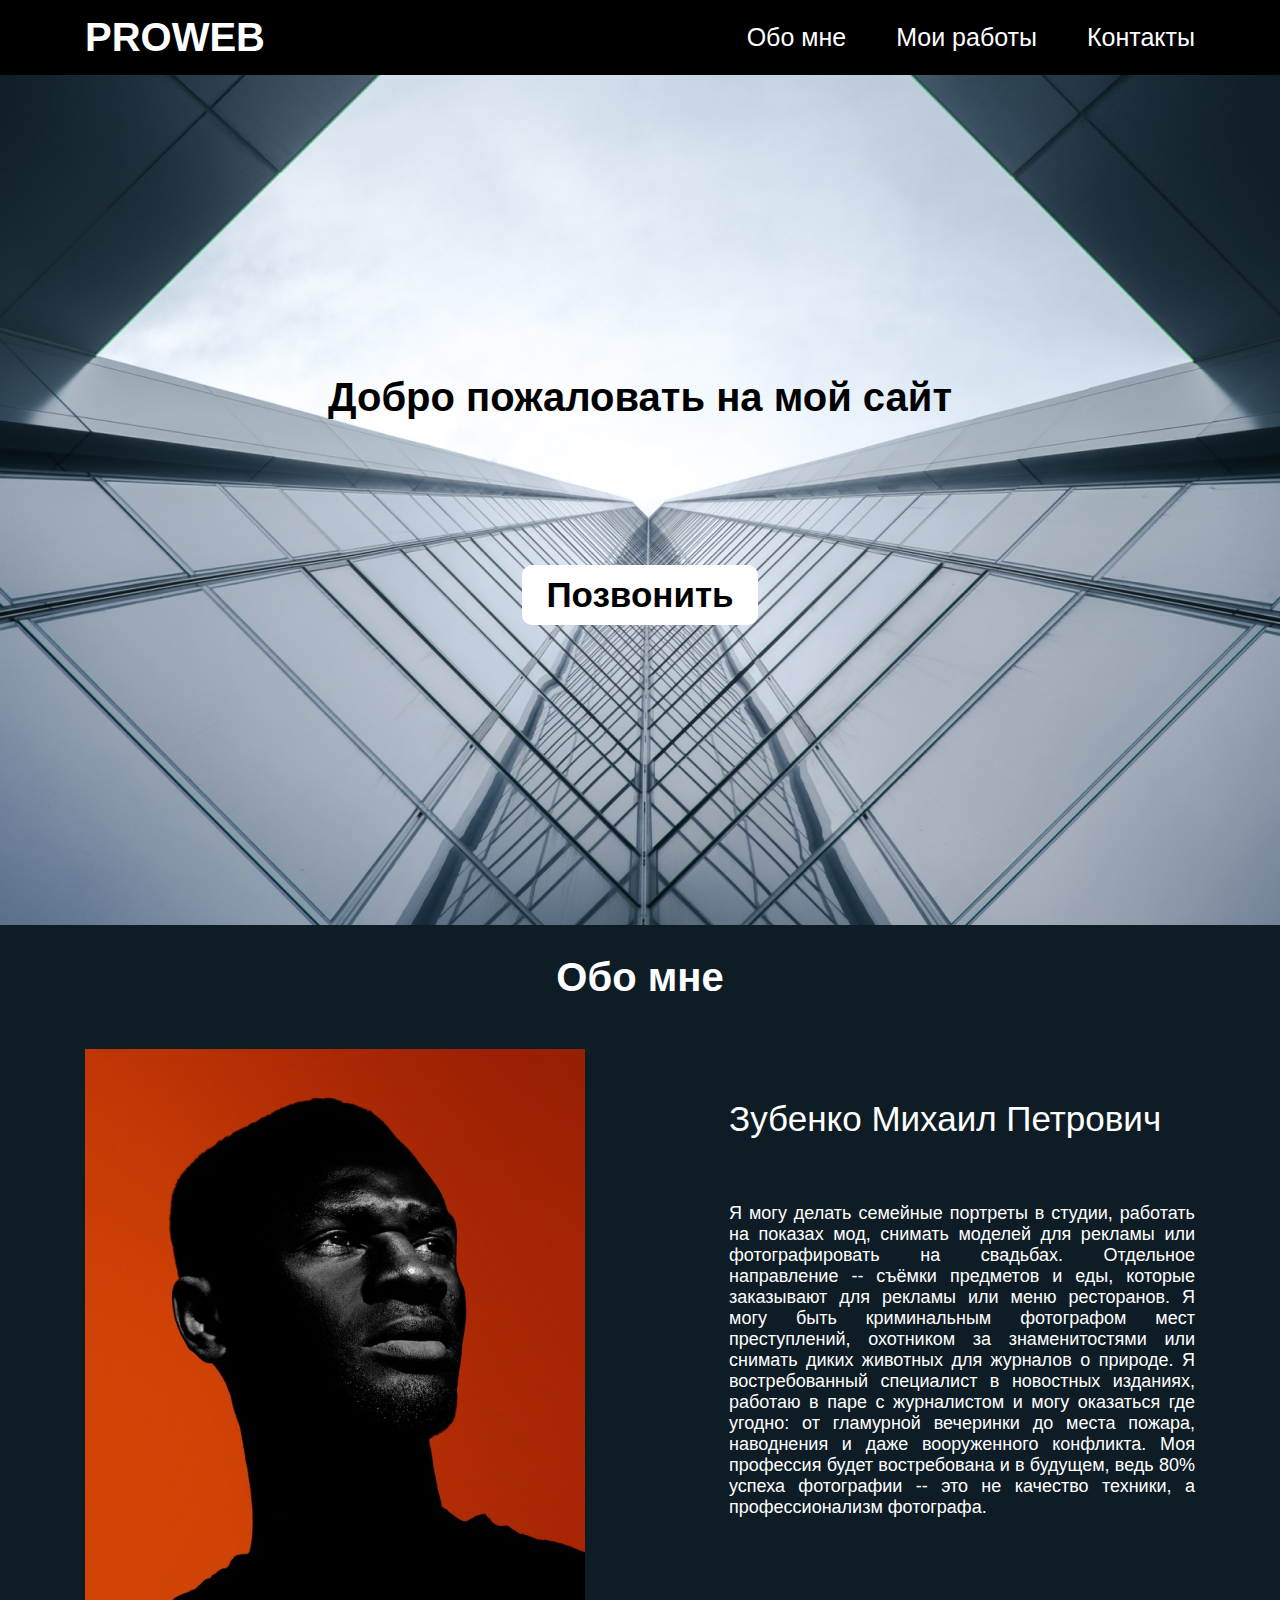
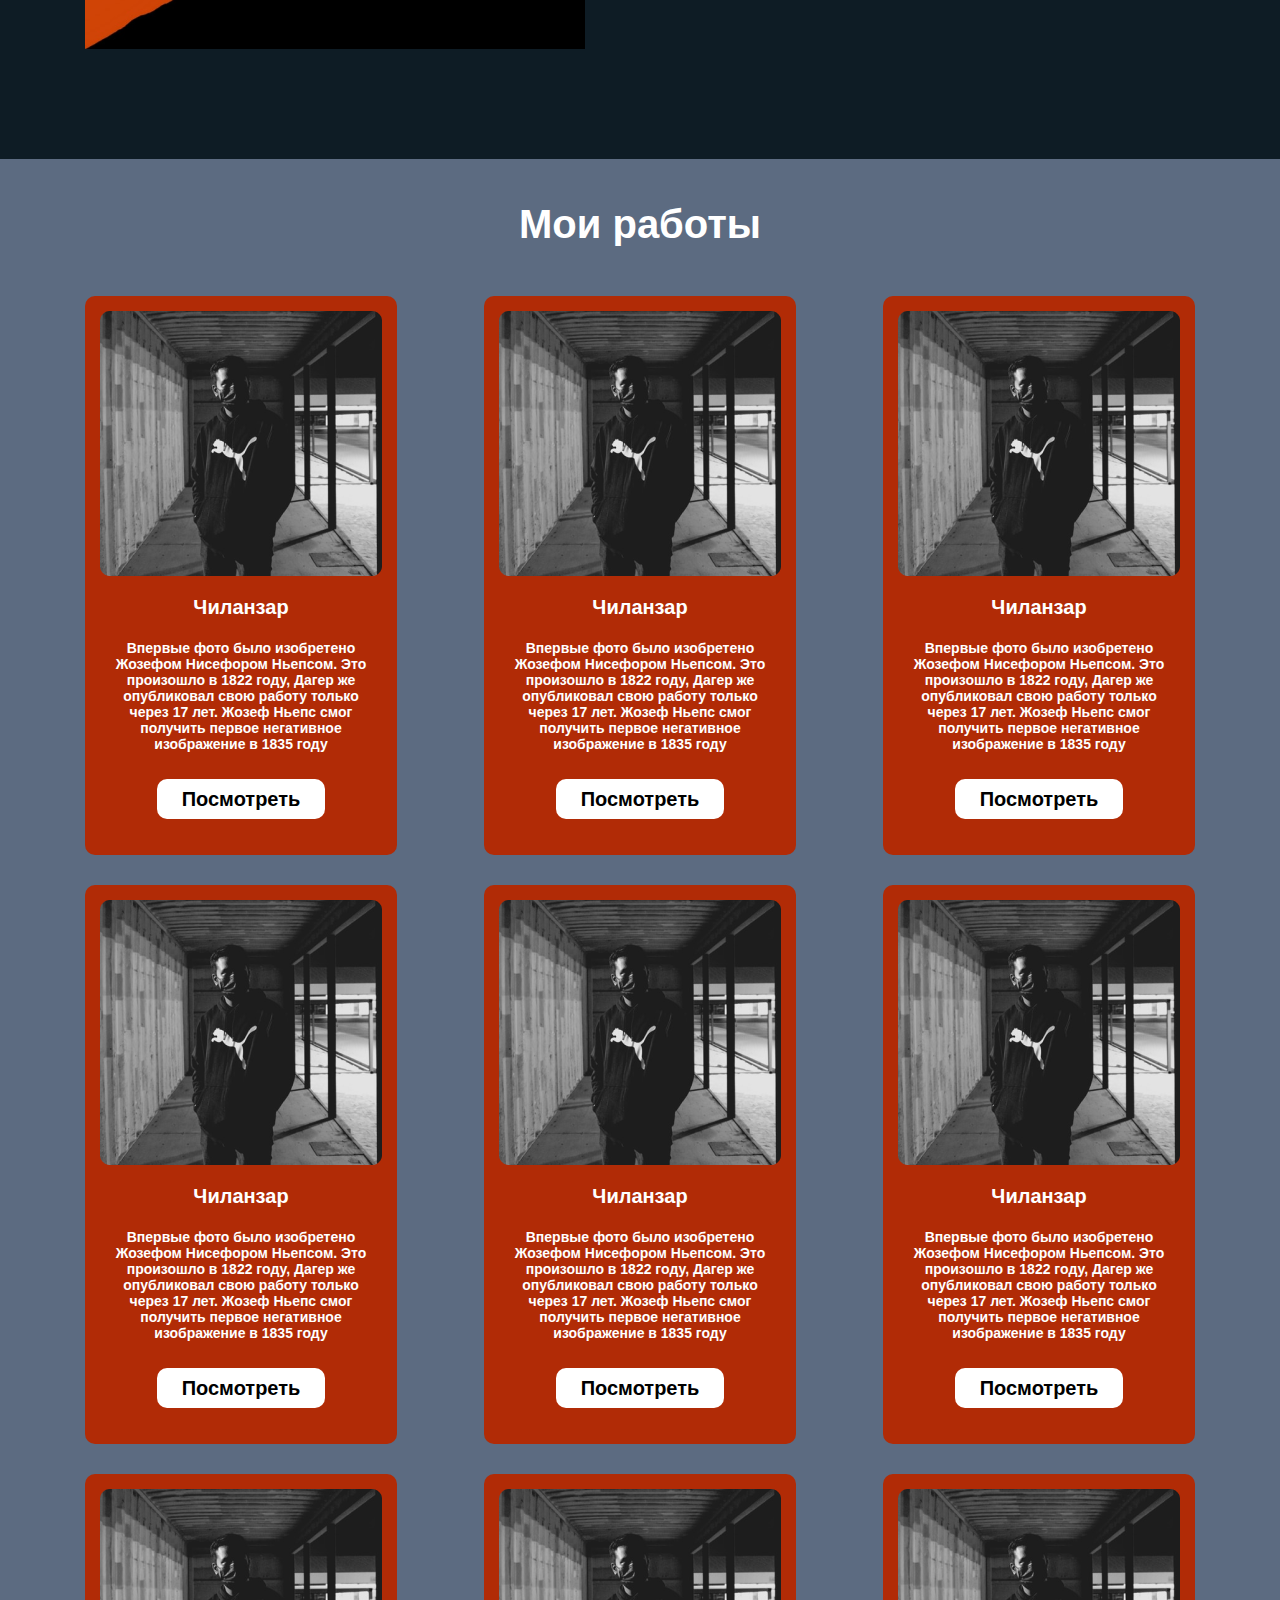
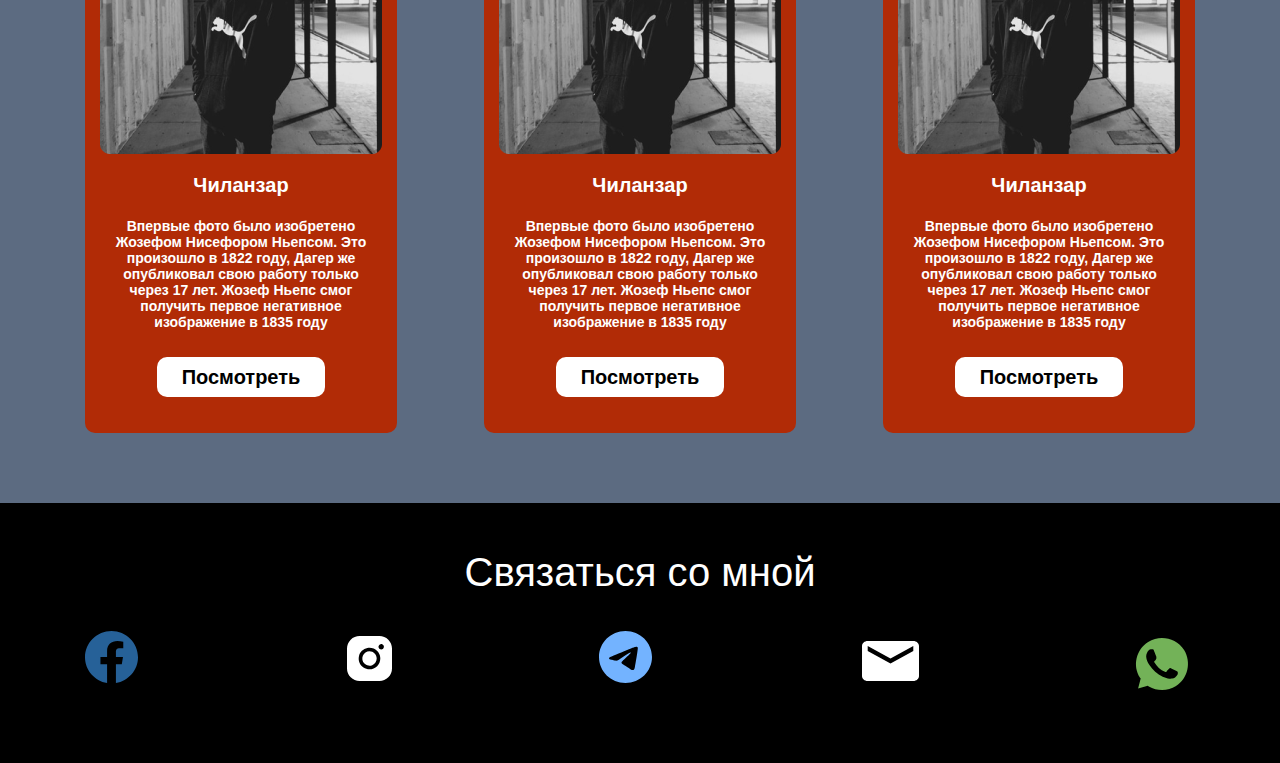
<file: aboutMe/index.html>
<!DOCTYPE html>
<html lang="en">
<head>
    <meta charset="UTF-8">
    <meta http-equiv="X-UA-Compatible" content="IE=edge">
    <meta name="viewport" content="width=device-width, initial-scale=1.0">
    <title>About me</title>
    <link rel="stylesheet" href="./style/main.css">
</head>
<body>
    <header class="header">
        <nav class="nav">
            <div class="container">
                <div class="nav__box">
        <a href="#!" class="navLogo">PROWEB</a>
        <ul class="nav__list">
            <li><a href="#!" class="nav__link">Обо мне</a></li>
            <li><a href="#!" class="nav__link">Мои работы</a></li>
            <li><a href="#!" class="nav__link">Контакты</a></li>
        </ul>
                </div>
        </div>
        </nav>
        <div class="intro">
            <h1 class="introTitle">
                Добро пожаловать на мой сайт
            </h1>
            <a href="tel:+998971601520" class="introLink">Позвонить</a>
        </div>
    </header>
    
    <section class="about">
        <div class="container">
            <h2 class="aboutTitle">Обо мне</h2>
            <div class="aboutBox">
                <img src="./images/nigga.png" alt="">
                <div class="aboutCard">
                    <h3 class="aboutCardTitle">Зубенко Михаил Петрович</h3>
                    <p class="aboutTxt">
                        Я могу делать семейные портреты в студии, работать на показах мод, снимать моделей для рекламы или фотографировать на
                        свадьбах. Отдельное направление -- съёмки предметов и еды, которые заказывают для рекламы или меню ресторанов. Я могу
                        быть криминальным фотографом мест преступлений, охотником за знаменитостями или снимать диких животных для журналов о
                        природе. Я востребованный специалист в новостных изданиях, работаю в паре с журналистом и могу оказаться где угодно: от
                        гламурной вечеринки до места пожара, наводнения и даже вооруженного конфликта. Моя профессия будет востребована и в
                        будущем, ведь 80% успеха фотографии -- это не качество техники, а профессионализм фотографа.
                    </p>
                </div>
            </div>
        </div>
    </section>
    <section class="work">
        <div class="container">
        <h2 class="aboutTitle">
            Мои работы
        </h2>
        <div class="workBox">
        <div class="workCard">
            <img src="./images/darknigga.png" alt="">
            <p class="workCardTitle">Чиланзар</p>
            <p class="workTxt">
                Впервые фото было изобретено Жозефом Нисефором Ньепсом. Это произошло в 1822 году, Дагер же опубликовал свою работу
                только через 17 лет. Жозеф Ньепс смог получить первое негативное изображение в 1835 году
            </p>
            <button class="workBtn">
                Посмотреть
            </button>
        </div>
        <div class="workCard">
            <img src="./images/darknigga.png" alt="">
            <p class="workCardTitle">Чиланзар</p>
            <p class="workTxt">
                Впервые фото было изобретено Жозефом Нисефором Ньепсом. Это произошло в 1822 году, Дагер же опубликовал свою
                работу
                только через 17 лет. Жозеф Ньепс смог получить первое негативное изображение в 1835 году
            </p>
            <button class="workBtn">
                Посмотреть
            </button>
        </div>
        <div class="workCard">
            <img src="./images/darknigga.png" alt="">
            <p class="workCardTitle">Чиланзар</p>
            <p class="workTxt">
                Впервые фото было изобретено Жозефом Нисефором Ньепсом. Это произошло в 1822 году, Дагер же опубликовал свою
                работу
                только через 17 лет. Жозеф Ньепс смог получить первое негативное изображение в 1835 году
            </p>
            <button class="workBtn">
                Посмотреть
            </button>
        </div>
        <div class="workCard">
            <img src="./images/darknigga.png" alt="">
            <p class="workCardTitle">Чиланзар</p>
            <p class="workTxt">
                Впервые фото было изобретено Жозефом Нисефором Ньепсом. Это произошло в 1822 году, Дагер же опубликовал свою
                работу
                только через 17 лет. Жозеф Ньепс смог получить первое негативное изображение в 1835 году
            </p>
            <button class="workBtn">
                Посмотреть
            </button>
        </div>
        <div class="workCard">
            <img src="./images/darknigga.png" alt="">
            <p class="workCardTitle">Чиланзар</p>
            <p class="workTxt">
                Впервые фото было изобретено Жозефом Нисефором Ньепсом. Это произошло в 1822 году, Дагер же опубликовал свою
                работу
                только через 17 лет. Жозеф Ньепс смог получить первое негативное изображение в 1835 году
            </p>
            <button class="workBtn">
                Посмотреть
            </button>
        </div>
        <div class="workCard">
            <img src="./images/darknigga.png" alt="">
            <p class="workCardTitle">Чиланзар</p>
            <p class="workTxt">
                Впервые фото было изобретено Жозефом Нисефором Ньепсом. Это произошло в 1822 году, Дагер же опубликовал свою
                работу
                только через 17 лет. Жозеф Ньепс смог получить первое негативное изображение в 1835 году
            </p>
            <button class="workBtn">
                Посмотреть
            </button>
        </div>
        <div class="workCard">
            <img src="./images/darknigga.png" alt="">
            <p class="workCardTitle">Чиланзар</p>
            <p class="workTxt">
                Впервые фото было изобретено Жозефом Нисефором Ньепсом. Это произошло в 1822 году, Дагер же опубликовал свою
                работу
                только через 17 лет. Жозеф Ньепс смог получить первое негативное изображение в 1835 году
            </p>
            <button class="workBtn">
                Посмотреть
            </button>
        </div>
        <div class="workCard">
            <img src="./images/darknigga.png" alt="">
            <p class="workCardTitle">Чиланзар</p>
            <p class="workTxt">
                Впервые фото было изобретено Жозефом Нисефором Ньепсом. Это произошло в 1822 году, Дагер же опубликовал свою
                работу
                только через 17 лет. Жозеф Ньепс смог получить первое негативное изображение в 1835 году
            </p>
            <button class="workBtn">
                Посмотреть
            </button>
        </div>
        <div class="workCard">
            <img src="./images/darknigga.png" alt="">
            <p class="workCardTitle">Чиланзар</p>
            <p class="workTxt">
                Впервые фото было изобретено Жозефом Нисефором Ньепсом. Это произошло в 1822 году, Дагер же опубликовал свою
                работу
                только через 17 лет. Жозеф Ньепс смог получить первое негативное изображение в 1835 году
            </p>
            <button class="workBtn">
                Посмотреть
            </button>
        </div>
        </div>
        </div>
    </section>
    <footer>
        <div class="container">
            <h2 class="footerTitle">
                Связаться со мной
            </h2>
            <div class="footerBox">
                <a href="#!"><img src="./images/facebook.svg" alt=""></a>
                <a href="#!"><img src="./images/instagram.svg" alt=""></a>
                <a href="#!"><img src="./images/telegram.svg" alt=""></a>
                <a href="#!"><img src="./images/email.svg" alt=""></a>
                <a href="#!"><img src="./images/whatsapp.svg" alt=""></a>
            </div>
        </div>
    </footer>
</body>
</html>
</file>
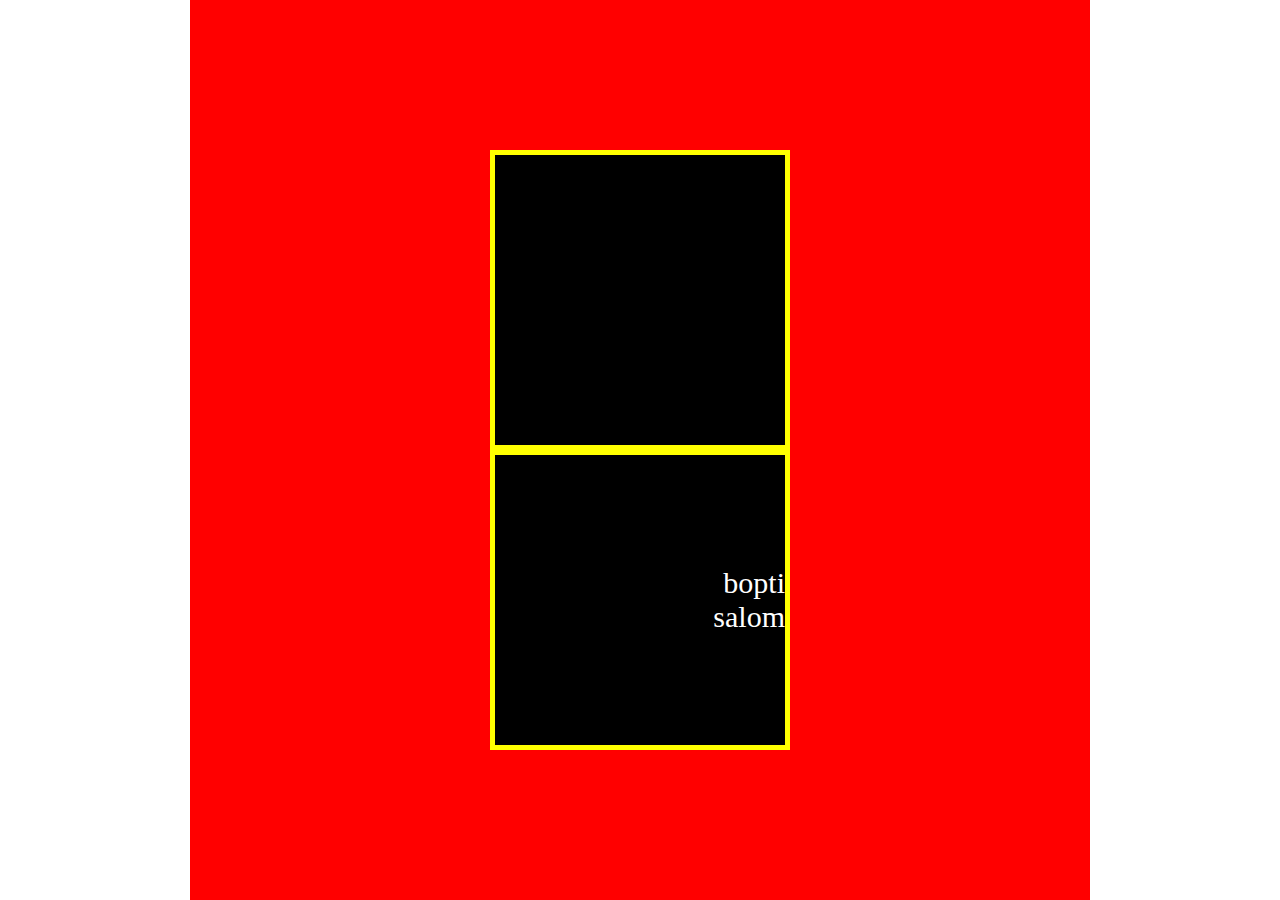
<file: day-3/index.html>
<!DOCTYPE html>
<html lang="en">
<head>
    <meta charset="UTF-8">
    <meta http-equiv="X-UA-Compatible" content="IE=edge">
    <meta name="viewport" content="width=device-width, initial-scale=1.0">
    <title>day-3</title>
    <link rel="stylesheet" href="./style.css">
</head>
<body>
    <div class="box">
        <div class="card">
             <p>salom</p>
             <p>bopti</p> 
        </div>
        <div class="card">
            
        </div>
    </div>
</body>
</html>
</file>
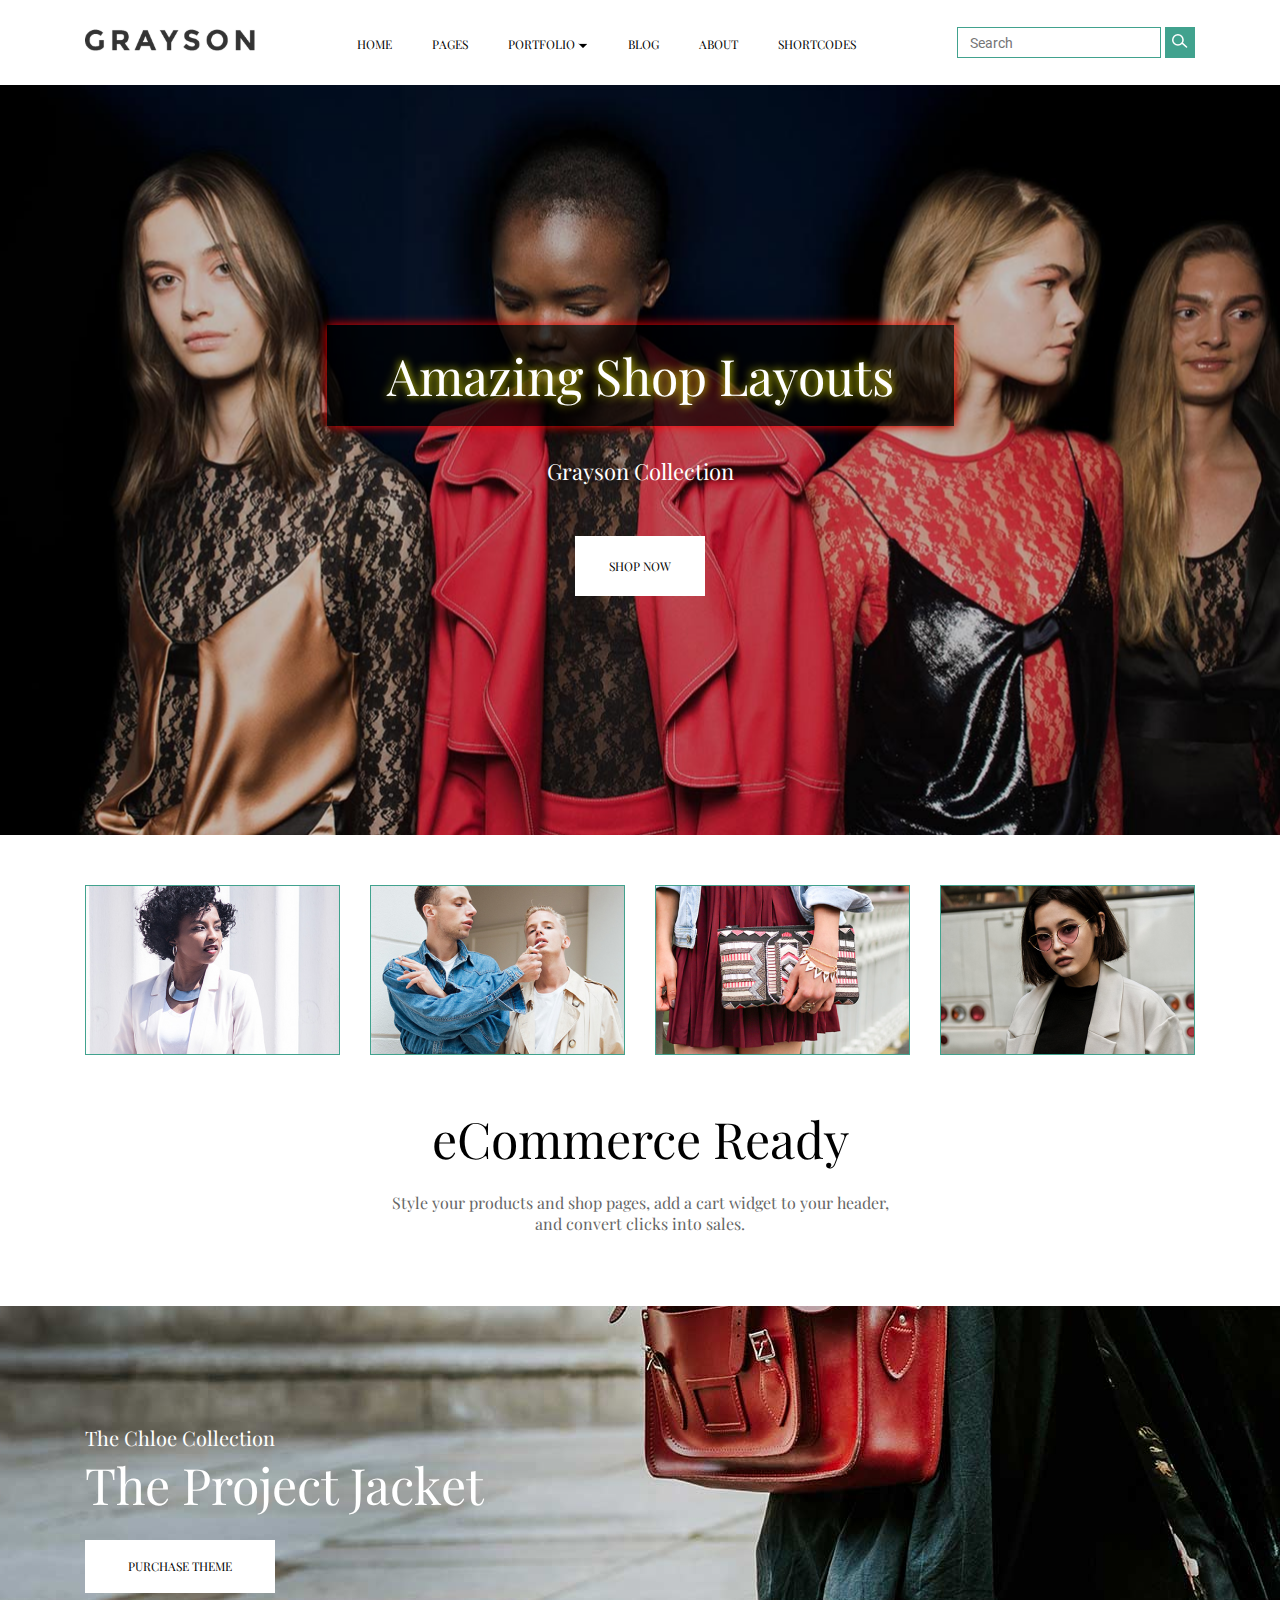
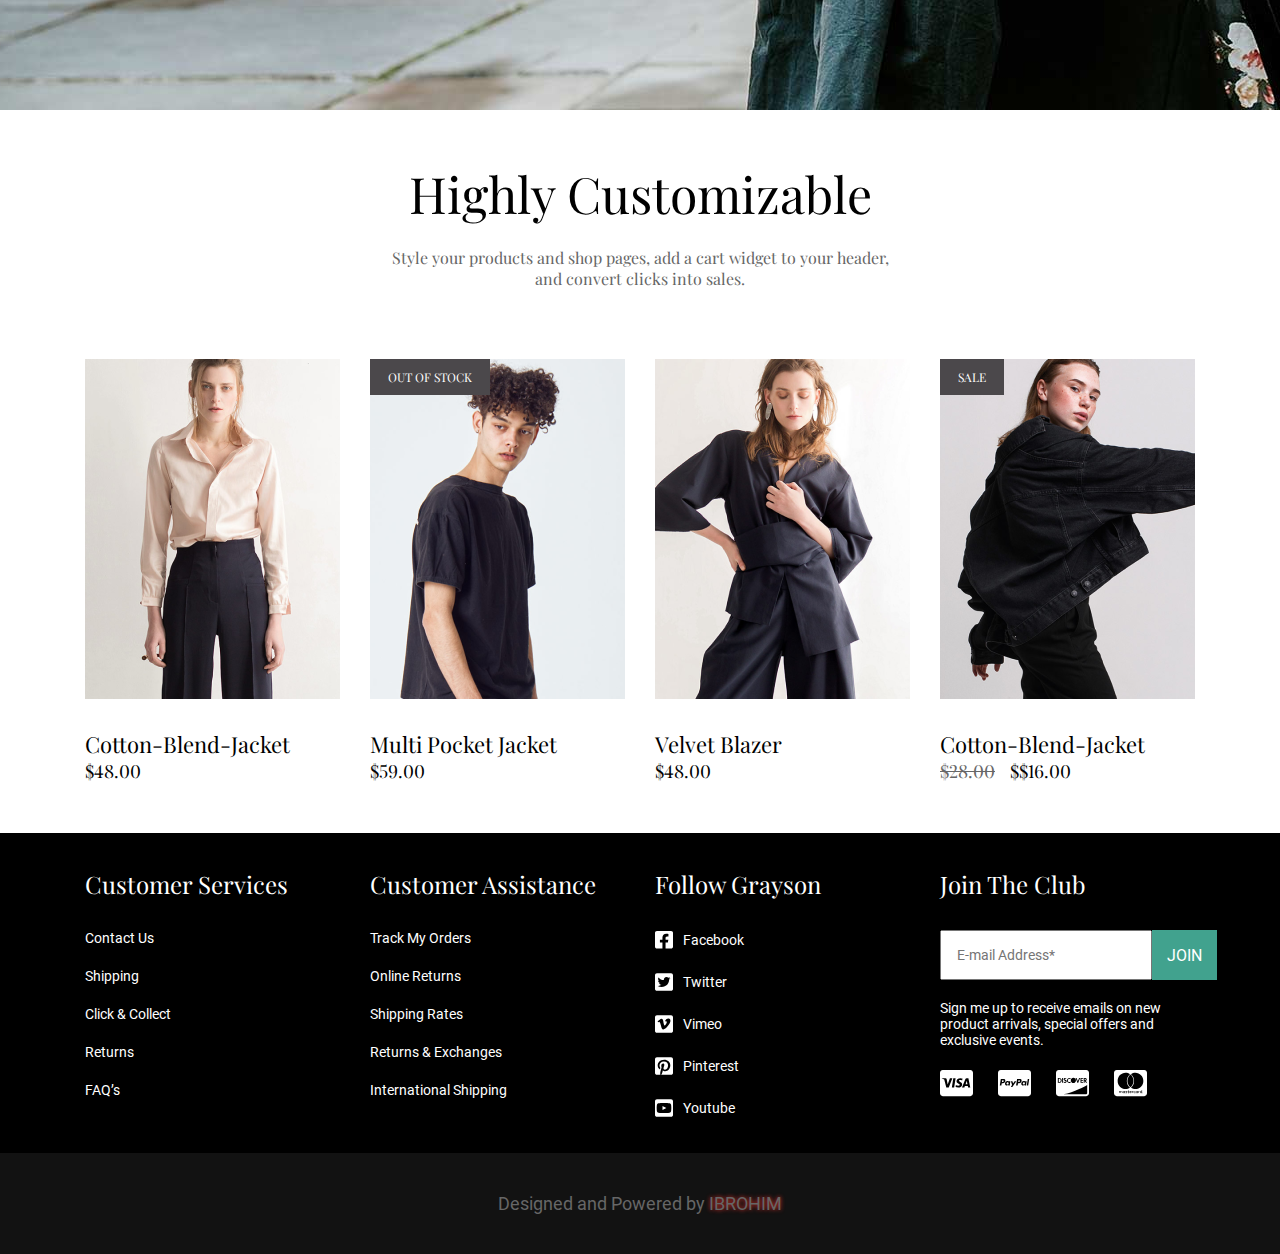
<file: Grayson/index.html>
<!DOCTYPE html>
<html lang="en">
<head>
  <meta charset="UTF-8" />
  <meta http-equiv="X-UA-Compatible" content="IE=edge" />
  <meta name="viewport" content="width=device-width, initial-scale=1.0" />
  <link rel="stylesheet" href="./style/style.css" />
  <title>Grayson</title>
</head>

<body>
  <header class="header">
    <nav class="nav">
      <div class="container">
        <div class="nav__box">
          <a href="#!" class="nav__logo">
            <img src="./images/logo.svg" alt="" />
          </a>

          <ul class="nav__list">
            <li><a href="#!" class="nav__link">HOME</a></li>
            <li><a href="#!" class="nav__link">PAGES</a></li>
            <li class="nav__info">
              <a href="#!" class="nav__link">
                PORTFOLIO
                <svg xmlns="http://www.w3.org/2000/svg" width="10" height="6" viewBox="0 0 10 6" fill="none">
                  <path d="M1 1H9L5 5L1 1Z" fill="black" stroke="black" stroke-width="0.2" stroke-linecap="square"
                    stroke-linejoin="round" />
                </svg>
              </a>
              <div class="nav__card">
                <a href="" class="nav__card-link">SHOP</a>
                <a href="" class="nav__card-link">FASHION</a>
                <a href="" class="nav__card-link">GALLERY</a>
              </div>
            </li>
            <li><a href="#!" class="nav__link">BLOG</a></li>
            <li><a href="#!" class="nav__link">ABOUT</a></li>
            <li><a href="#!" class="nav__link">SHORTCODES</a></li>
          </ul>
          <form action="" class="nav__form">
            <input type="text" class="nav__input" placeholder="Search" />
            <button class="nav__btn">
              <svg xmlns="http://www.w3.org/2000/svg" width="16" height="14" viewBox="0 0 16 14" fill="none">
                <line x1="10.4955" y1="9.37318" x2="14.5196" y2="12.9413" stroke="white" stroke-width="1.5"
                  stroke-linecap="round" stroke-linejoin="round" />
                <circle cx="5.89796" cy="5.89796" r="5.14796" stroke="white" stroke-width="1.5" stroke-linecap="round"
                  stroke-linejoin="round" />
              </svg>
            </button>
          </form>
        </div>
      </div>
    </nav>
    <div class="intro">
      <h1 class="intro__title">Amazing Shop Layouts</h1>
      <p class="intro__text">Grayson Collection</p>
      <a href="#!" class="intro__link">SHOP NOW</a>
    </div>
  </header>
  <main>
    <section class="moda">
      <div class="container">
        <div class="moda__box">
          <div class="moda__card">
            <img src="./images/1.png" alt="" />
            <h3 class="moda__title">Barcelona</h3>
          </div>
          <div class="moda__card">
            <img src="./images/2.png" alt="" />
            <h3 class="moda__title">Milano</h3>
          </div>
          <div class="moda__card">
            <img src="./images/3.png" alt="" />
            <h3 class="moda__title">Parij</h3>
          </div>
          <div class="moda__card">
            <img src="./images/4.png" alt="" />
            <h3 class="moda__title">Rome</h3>
          </div>
        </div>

        <h2 class="title">eCommerce Ready</h2>
        <h3 class="text">Style your products and shop pages, add a cart widget to your header,
          and convert clicks into sales.</h3>

      </div>
    </section>
  </main>
  <section class="jacket">
    <div class="container">
      <p class="jacketTxt">The Chloe Collection
      </p>
      <h2 class="jacketTitle">The Project Jacket</h2>
      <a href="#!" class="jacketLink">PURCHASE THEME</a>
    </div>
  </section>
  <section class="catalog">
    <h2 class="title">Highly Customizable</h2>
    <p class="text">Style your products and shop pages, add a cart widget to your header,
      and convert clicks into sales.</p>
    <div class="container">
      <div class="catalogBox">
        <div class="catalogCard">
          <div class="catalogPart">
            <img src="./images/catalog1.png" alt="">
            <div class="catalogItem">
              <button><svg xmlns="http://www.w3.org/2000/svg" width="15" height="14" viewBox="0 0 15 14" fill="none">
                  <path
                    d="M11.8056 10.3315C12.0023 10.3315 12.1868 10.3682 12.3589 10.4416C12.5311 10.515 12.6811 10.6152 12.809 10.7424C12.9369 10.8696 13.0378 11.0188 13.1115 11.19C13.1853 11.3612 13.2222 11.5447 13.2222 11.7404C13.2222 11.936 13.1853 12.1195 13.1115 12.2907C13.0378 12.4619 12.9369 12.6111 12.809 12.7383C12.6811 12.8655 12.5311 12.9658 12.3589 13.0391C12.1868 13.1125 12.0023 13.1492 11.8056 13.1492C11.6088 13.1492 11.4243 13.1125 11.2522 13.0391C11.08 12.9658 10.93 12.8655 10.8021 12.7383C10.6742 12.6111 10.5734 12.4619 10.4996 12.2907C10.4258 12.1195 10.3889 11.936 10.3889 11.7404C10.3889 11.505 10.2267 11.2707 9.99138 11.2707H7.00862C6.7733 11.2707 6.61111 11.505 6.61111 11.7404C6.61111 11.936 6.57422 12.1195 6.50043 12.2907C6.42665 12.4619 6.32581 12.6111 6.19792 12.7383C6.07002 12.8655 5.91999 12.9658 5.74783 13.0391C5.57567 13.1125 5.3912 13.1492 5.19444 13.1492C4.99769 13.1492 4.81322 13.1125 4.64106 13.0391C4.46889 12.9658 4.31887 12.8655 4.19097 12.7383C4.06308 12.6111 3.96224 12.4619 3.88845 12.2907C3.81467 12.1195 3.77778 11.936 3.77778 11.7404C3.77778 11.4713 3.8491 11.2218 3.99175 10.9919C4.23175 10.6051 4.47309 10.1452 4.32872 9.71343L1.57967 1.49286C1.46909 1.16217 1.15945 0.939229 0.810763 0.939229H0.469614C0.210254 0.939229 0 0.728975 0 0.469614C0 0.210254 0.210253 0 0.469614 0H1.35296C1.78321 0 2.16523 0.275204 2.30149 0.68331L2.47238 1.19515C2.60864 1.60325 2.99066 1.87846 3.42091 1.87846H13.7222C14.4052 1.87846 14.8872 2.54791 14.6706 3.19563L13.1407 7.77023C13.0043 8.17809 12.6224 8.45306 12.1923 8.45306H6.21046C5.56919 8.45306 5.11649 9.08147 5.31958 9.68973C5.44755 10.073 5.80636 10.3315 6.21046 10.3315H11.8056ZM5.66667 11.7404C5.66667 11.6132 5.61994 11.5031 5.52648 11.4102C5.43302 11.3172 5.32234 11.2707 5.19444 11.2707C5.06655 11.2707 4.95587 11.3172 4.86241 11.4102C4.76895 11.5031 4.72222 11.6132 4.72222 11.7404C4.72222 11.8675 4.76895 11.9776 4.86241 12.0706C4.95587 12.1635 5.06655 12.21 5.19444 12.21C5.32234 12.21 5.43302 12.1635 5.52648 12.0706C5.61994 11.9776 5.66667 11.8675 5.66667 11.7404ZM11.8056 12.21C11.9334 12.21 12.0441 12.1635 12.1376 12.0706C12.231 11.9776 12.2778 11.8675 12.2778 11.7404C12.2778 11.6132 12.231 11.5031 12.1376 11.4102C12.0441 11.3172 11.9334 11.2707 11.8056 11.2707C11.6777 11.2707 11.567 11.3172 11.4735 11.4102C11.3801 11.5031 11.3333 11.6132 11.3333 11.7404C11.3333 11.8675 11.3801 11.9776 11.4735 12.0706C11.567 12.1635 11.6777 12.21 11.8056 12.21Z"
                    fill="white" />
                </svg></button>
              <p class="catalogTxt">ADD TO CART</p>
              <button><svg xmlns="http://www.w3.org/2000/svg" width="16" height="14" viewBox="0 0 16 14" fill="none">
                  <path
                    d="M11.6526 0.000374155C12.2085 0.000374155 12.7299 0.112995 13.2169 0.338236C13.7038 0.563478 14.1293 0.867292 14.4933 1.24968C14.8573 1.63207 15.1426 2.08517 15.3492 2.60898C15.5558 3.1328 15.6616 3.68805 15.6665 4.27472C15.6665 4.84568 15.5657 5.39307 15.364 5.91689C15.1623 6.44071 14.8721 6.90167 14.4933 7.29977L8.98526 13.1585C8.51137 13.6625 7.71057 13.6625 7.23668 13.1585L1.7286 7.29977C1.35475 6.90167 1.06699 6.44071 0.865315 5.91689C0.663637 5.39307 0.560339 4.84568 0.55542 4.27472C0.55542 3.68805 0.658718 3.13542 0.865315 2.61684C1.07191 2.09826 1.35967 1.64516 1.7286 1.25754C2.09752 0.869911 2.52301 0.563478 3.00507 0.338236C3.48713 0.112995 4.00854 0.000374155 4.56931 0.000374155C4.97758 0.000374155 5.34159 0.0501368 5.66132 0.149662C5.98105 0.249187 6.27619 0.38538 6.54673 0.55824C6.81728 0.731099 7.07798 0.943245 7.32885 1.19468C7.75641 1.6232 8.45788 1.62293 8.88571 1.19468C9.13166 0.948483 9.39236 0.738957 9.66783 0.566097C9.94329 0.393237 10.2409 0.254426 10.5606 0.149662C10.8804 0.0448986 11.2444 -0.00486402 11.6526 0.000374155ZM13.8219 6.58476C14.1121 6.27571 14.3335 5.92213 14.486 5.52403C14.6385 5.12593 14.7147 4.70949 14.7147 4.27472C14.7147 3.819 14.636 3.39471 14.4786 3.00185C14.3212 2.60898 14.1047 2.26588 13.8293 1.97255C13.5538 1.67921 13.2292 1.45135 12.8553 1.28896C12.4815 1.12658 12.0806 1.04277 11.6526 1.03753C11.2394 1.03753 10.873 1.10563 10.5532 1.24182C10.2335 1.37801 9.93837 1.56135 9.66783 1.79183C9.39728 2.02231 9.13904 2.27636 8.89309 2.55398C8.88943 2.55811 8.88578 2.56223 8.88212 2.56636C8.46938 3.03207 7.74488 3.039 7.33623 2.5697C7.08536 2.2816 6.82466 2.02231 6.55411 1.79183C6.28357 1.56135 5.98597 1.37278 5.66132 1.22611C5.33667 1.07944 4.97266 1.0061 4.56931 1.0061C4.14627 1.0061 3.74784 1.08991 3.37399 1.25754C3.00015 1.42516 2.6755 1.65826 2.40004 1.95683C2.12457 2.25541 1.90568 2.60375 1.74335 3.00185C1.58103 3.39995 1.49986 3.82424 1.49986 4.27472C1.49986 4.70949 1.57611 5.12593 1.7286 5.52403C1.88108 5.92213 2.1049 6.27571 2.40004 6.58476L7.23621 11.7348C7.71018 12.2395 8.51176 12.2395 8.98573 11.7348L13.8219 6.58476Z"
                    fill="white" />
                </svg></button>
              <button><svg xmlns="http://www.w3.org/2000/svg" width="18" height="12" viewBox="0 0 18 12" fill="none">
                  <path
                    d="M8.83325 0.000268445C9.66333 0.000268445 10.4713 0.14335 11.2571 0.429512C12.0429 0.715674 12.7955 1.10823 13.5149 1.60718C14.2343 2.10613 14.915 2.70413 15.5569 3.4012C15.9713 3.85121 16.365 4.3211 16.7379 4.81087C17.1099 5.29952 17.1132 5.97365 16.7435 6.46407C16.3705 6.95883 15.9777 7.42739 15.5652 7.86973C14.9288 8.55212 14.2481 9.14646 13.5232 9.65274C12.7983 10.159 12.0429 10.5553 11.2571 10.8414C10.4713 11.1276 9.66333 11.2707 8.83325 11.2707C8.00317 11.2707 7.19523 11.1276 6.40942 10.8414C5.62362 10.5553 4.87101 10.1627 4.15161 9.66375C3.43221 9.1648 2.74878 8.57046 2.10132 7.88074C1.67778 7.42956 1.27911 6.95326 0.905306 6.45184C0.544281 5.96757 0.547614 5.30559 0.910866 4.82299C1.28526 4.32558 1.68208 3.85165 2.10132 3.4012C2.74325 2.71147 3.42391 2.11714 4.14331 1.61819C4.86271 1.11924 5.61808 0.723012 6.40942 0.429512C7.20076 0.136012 8.00871 -0.00706905 8.83325 0.000268445ZM12.0208 5.63546C12.0208 5.0558 11.9377 4.50916 11.7717 3.99553C11.6057 3.48191 11.3761 3.03432 11.0828 2.65277C10.7895 2.27122 10.4519 1.97039 10.0701 1.75026C9.68823 1.53014 9.27596 1.4164 8.83325 1.40907C8.39608 1.40907 7.98381 1.51913 7.59644 1.73925C7.20907 1.95938 6.8715 2.26389 6.58374 2.65277C6.29598 3.04166 6.06909 3.48925 5.90308 3.99553C5.73706 4.50182 5.65129 5.04846 5.64575 5.63546C5.64575 6.21513 5.72876 6.76177 5.89478 7.27539C6.06079 7.78902 6.29045 8.23661 6.58374 8.61816C6.87703 8.99971 7.2146 9.30054 7.59644 9.52067C7.97827 9.74079 8.39054 9.85452 8.83325 9.86186C9.27043 9.86186 9.6827 9.7518 10.0701 9.53167C10.4574 9.31155 10.795 9.00704 11.0828 8.61816C11.3705 8.22927 11.5974 7.78168 11.7634 7.27539C11.9294 6.76911 12.0152 6.22246 12.0208 5.63546ZM2.54387 4.74073C2.08845 5.25127 2.09065 6.01795 2.5479 6.52686C2.84327 6.85561 3.14819 7.16749 3.46265 7.4625C3.63844 7.62742 3.81797 7.78477 4.00122 7.93454C4.36939 8.23543 4.88962 7.79369 4.78247 7.33043C4.65519 6.78011 4.58879 6.21513 4.58325 5.63546C4.58325 5.06314 4.64689 4.50182 4.77417 3.95151C4.883 3.48094 4.36065 3.03274 3.9866 3.33829C3.80841 3.48384 3.63376 3.63689 3.46265 3.79742C3.14676 4.09377 2.8405 4.40821 2.54387 4.74073ZM12.8923 7.31942C12.7835 7.78999 13.3059 8.23819 13.6799 7.93263C13.8581 7.78709 14.0327 7.63404 14.2039 7.47351C14.5197 7.17716 14.826 6.86272 15.1226 6.53019C15.5781 6.01966 15.5758 5.25298 15.1186 4.74407C14.8232 4.41532 14.5183 4.10344 14.2039 3.80843C14.0281 3.6435 13.8485 3.48616 13.6653 3.33639C13.2971 3.03549 12.7769 3.47724 12.884 3.9405C13.0113 4.49081 13.0777 5.0558 13.0833 5.63546C13.0833 6.20779 13.0196 6.76911 12.8923 7.31942ZM8.83325 7.04426C8.68384 7.04426 8.54549 7.00758 8.41821 6.9342C8.29093 6.86083 8.18026 6.76177 8.08618 6.63703C7.99211 6.5123 7.91463 6.36188 7.85376 6.18578C7.79289 6.00968 7.76522 5.82624 7.77075 5.63546C7.77075 5.43735 7.79842 5.25391 7.85376 5.08515C7.9091 4.91639 7.98381 4.76964 8.07788 4.6449C8.17196 4.52016 8.2854 4.41744 8.41821 4.33673C8.55103 4.25601 8.68937 4.21933 8.83325 4.22667C8.98267 4.22667 9.12101 4.26335 9.24829 4.33673C9.37557 4.4101 9.48625 4.50916 9.58032 4.6339C9.6744 4.75863 9.75187 4.90905 9.81274 5.08515C9.87362 5.26125 9.90129 5.44469 9.89575 5.63546C9.89575 5.83358 9.86808 6.01701 9.81274 6.18578C9.75741 6.35454 9.6827 6.50129 9.58862 6.62603C9.49455 6.75076 9.3811 6.85349 9.24829 6.9342C9.11548 7.01491 8.97713 7.0516 8.83325 7.04426Z"
                    fill="white" />
                </svg></button>
            </div>
          </div>
          <p class="catalogTitle">Cotton-Blend-Jacket</p>
          <a href="#!" class="catalogPrice">$48.00</a>
        </div>
        <div class="catalogCard">
          <div class="catalogPart">
            <img src="./images/catalog2.png" alt="">
            <div class="catalogItem">
              <button><svg xmlns="http://www.w3.org/2000/svg" width="15" height="14" viewBox="0 0 15 14" fill="none">
                  <path
                    d="M11.8056 10.3315C12.0023 10.3315 12.1868 10.3682 12.3589 10.4416C12.5311 10.515 12.6811 10.6152 12.809 10.7424C12.9369 10.8696 13.0378 11.0188 13.1115 11.19C13.1853 11.3612 13.2222 11.5447 13.2222 11.7404C13.2222 11.936 13.1853 12.1195 13.1115 12.2907C13.0378 12.4619 12.9369 12.6111 12.809 12.7383C12.6811 12.8655 12.5311 12.9658 12.3589 13.0391C12.1868 13.1125 12.0023 13.1492 11.8056 13.1492C11.6088 13.1492 11.4243 13.1125 11.2522 13.0391C11.08 12.9658 10.93 12.8655 10.8021 12.7383C10.6742 12.6111 10.5734 12.4619 10.4996 12.2907C10.4258 12.1195 10.3889 11.936 10.3889 11.7404C10.3889 11.505 10.2267 11.2707 9.99138 11.2707H7.00862C6.7733 11.2707 6.61111 11.505 6.61111 11.7404C6.61111 11.936 6.57422 12.1195 6.50043 12.2907C6.42665 12.4619 6.32581 12.6111 6.19792 12.7383C6.07002 12.8655 5.91999 12.9658 5.74783 13.0391C5.57567 13.1125 5.3912 13.1492 5.19444 13.1492C4.99769 13.1492 4.81322 13.1125 4.64106 13.0391C4.46889 12.9658 4.31887 12.8655 4.19097 12.7383C4.06308 12.6111 3.96224 12.4619 3.88845 12.2907C3.81467 12.1195 3.77778 11.936 3.77778 11.7404C3.77778 11.4713 3.8491 11.2218 3.99175 10.9919C4.23175 10.6051 4.47309 10.1452 4.32872 9.71343L1.57967 1.49286C1.46909 1.16217 1.15945 0.939229 0.810763 0.939229H0.469614C0.210254 0.939229 0 0.728975 0 0.469614C0 0.210254 0.210253 0 0.469614 0H1.35296C1.78321 0 2.16523 0.275204 2.30149 0.68331L2.47238 1.19515C2.60864 1.60325 2.99066 1.87846 3.42091 1.87846H13.7222C14.4052 1.87846 14.8872 2.54791 14.6706 3.19563L13.1407 7.77023C13.0043 8.17809 12.6224 8.45306 12.1923 8.45306H6.21046C5.56919 8.45306 5.11649 9.08147 5.31958 9.68973C5.44755 10.073 5.80636 10.3315 6.21046 10.3315H11.8056ZM5.66667 11.7404C5.66667 11.6132 5.61994 11.5031 5.52648 11.4102C5.43302 11.3172 5.32234 11.2707 5.19444 11.2707C5.06655 11.2707 4.95587 11.3172 4.86241 11.4102C4.76895 11.5031 4.72222 11.6132 4.72222 11.7404C4.72222 11.8675 4.76895 11.9776 4.86241 12.0706C4.95587 12.1635 5.06655 12.21 5.19444 12.21C5.32234 12.21 5.43302 12.1635 5.52648 12.0706C5.61994 11.9776 5.66667 11.8675 5.66667 11.7404ZM11.8056 12.21C11.9334 12.21 12.0441 12.1635 12.1376 12.0706C12.231 11.9776 12.2778 11.8675 12.2778 11.7404C12.2778 11.6132 12.231 11.5031 12.1376 11.4102C12.0441 11.3172 11.9334 11.2707 11.8056 11.2707C11.6777 11.2707 11.567 11.3172 11.4735 11.4102C11.3801 11.5031 11.3333 11.6132 11.3333 11.7404C11.3333 11.8675 11.3801 11.9776 11.4735 12.0706C11.567 12.1635 11.6777 12.21 11.8056 12.21Z"
                    fill="white" />
                </svg></button>
              <p class="catalogTxt">ADD TO CART</p>
              <button><svg xmlns="http://www.w3.org/2000/svg" width="16" height="14" viewBox="0 0 16 14" fill="none">
                  <path
                    d="M11.6526 0.000374155C12.2085 0.000374155 12.7299 0.112995 13.2169 0.338236C13.7038 0.563478 14.1293 0.867292 14.4933 1.24968C14.8573 1.63207 15.1426 2.08517 15.3492 2.60898C15.5558 3.1328 15.6616 3.68805 15.6665 4.27472C15.6665 4.84568 15.5657 5.39307 15.364 5.91689C15.1623 6.44071 14.8721 6.90167 14.4933 7.29977L8.98526 13.1585C8.51137 13.6625 7.71057 13.6625 7.23668 13.1585L1.7286 7.29977C1.35475 6.90167 1.06699 6.44071 0.865315 5.91689C0.663637 5.39307 0.560339 4.84568 0.55542 4.27472C0.55542 3.68805 0.658718 3.13542 0.865315 2.61684C1.07191 2.09826 1.35967 1.64516 1.7286 1.25754C2.09752 0.869911 2.52301 0.563478 3.00507 0.338236C3.48713 0.112995 4.00854 0.000374155 4.56931 0.000374155C4.97758 0.000374155 5.34159 0.0501368 5.66132 0.149662C5.98105 0.249187 6.27619 0.38538 6.54673 0.55824C6.81728 0.731099 7.07798 0.943245 7.32885 1.19468C7.75641 1.6232 8.45788 1.62293 8.88571 1.19468C9.13166 0.948483 9.39236 0.738957 9.66783 0.566097C9.94329 0.393237 10.2409 0.254426 10.5606 0.149662C10.8804 0.0448986 11.2444 -0.00486402 11.6526 0.000374155ZM13.8219 6.58476C14.1121 6.27571 14.3335 5.92213 14.486 5.52403C14.6385 5.12593 14.7147 4.70949 14.7147 4.27472C14.7147 3.819 14.636 3.39471 14.4786 3.00185C14.3212 2.60898 14.1047 2.26588 13.8293 1.97255C13.5538 1.67921 13.2292 1.45135 12.8553 1.28896C12.4815 1.12658 12.0806 1.04277 11.6526 1.03753C11.2394 1.03753 10.873 1.10563 10.5532 1.24182C10.2335 1.37801 9.93837 1.56135 9.66783 1.79183C9.39728 2.02231 9.13904 2.27636 8.89309 2.55398C8.88943 2.55811 8.88578 2.56223 8.88212 2.56636C8.46938 3.03207 7.74488 3.039 7.33623 2.5697C7.08536 2.2816 6.82466 2.02231 6.55411 1.79183C6.28357 1.56135 5.98597 1.37278 5.66132 1.22611C5.33667 1.07944 4.97266 1.0061 4.56931 1.0061C4.14627 1.0061 3.74784 1.08991 3.37399 1.25754C3.00015 1.42516 2.6755 1.65826 2.40004 1.95683C2.12457 2.25541 1.90568 2.60375 1.74335 3.00185C1.58103 3.39995 1.49986 3.82424 1.49986 4.27472C1.49986 4.70949 1.57611 5.12593 1.7286 5.52403C1.88108 5.92213 2.1049 6.27571 2.40004 6.58476L7.23621 11.7348C7.71018 12.2395 8.51176 12.2395 8.98573 11.7348L13.8219 6.58476Z"
                    fill="white" />
                </svg></button>
              <button><svg xmlns="http://www.w3.org/2000/svg" width="18" height="12" viewBox="0 0 18 12" fill="none">
                  <path
                    d="M8.83325 0.000268445C9.66333 0.000268445 10.4713 0.14335 11.2571 0.429512C12.0429 0.715674 12.7955 1.10823 13.5149 1.60718C14.2343 2.10613 14.915 2.70413 15.5569 3.4012C15.9713 3.85121 16.365 4.3211 16.7379 4.81087C17.1099 5.29952 17.1132 5.97365 16.7435 6.46407C16.3705 6.95883 15.9777 7.42739 15.5652 7.86973C14.9288 8.55212 14.2481 9.14646 13.5232 9.65274C12.7983 10.159 12.0429 10.5553 11.2571 10.8414C10.4713 11.1276 9.66333 11.2707 8.83325 11.2707C8.00317 11.2707 7.19523 11.1276 6.40942 10.8414C5.62362 10.5553 4.87101 10.1627 4.15161 9.66375C3.43221 9.1648 2.74878 8.57046 2.10132 7.88074C1.67778 7.42956 1.27911 6.95326 0.905306 6.45184C0.544281 5.96757 0.547614 5.30559 0.910866 4.82299C1.28526 4.32558 1.68208 3.85165 2.10132 3.4012C2.74325 2.71147 3.42391 2.11714 4.14331 1.61819C4.86271 1.11924 5.61808 0.723012 6.40942 0.429512C7.20076 0.136012 8.00871 -0.00706905 8.83325 0.000268445ZM12.0208 5.63546C12.0208 5.0558 11.9377 4.50916 11.7717 3.99553C11.6057 3.48191 11.3761 3.03432 11.0828 2.65277C10.7895 2.27122 10.4519 1.97039 10.0701 1.75026C9.68823 1.53014 9.27596 1.4164 8.83325 1.40907C8.39608 1.40907 7.98381 1.51913 7.59644 1.73925C7.20907 1.95938 6.8715 2.26389 6.58374 2.65277C6.29598 3.04166 6.06909 3.48925 5.90308 3.99553C5.73706 4.50182 5.65129 5.04846 5.64575 5.63546C5.64575 6.21513 5.72876 6.76177 5.89478 7.27539C6.06079 7.78902 6.29045 8.23661 6.58374 8.61816C6.87703 8.99971 7.2146 9.30054 7.59644 9.52067C7.97827 9.74079 8.39054 9.85452 8.83325 9.86186C9.27043 9.86186 9.6827 9.7518 10.0701 9.53167C10.4574 9.31155 10.795 9.00704 11.0828 8.61816C11.3705 8.22927 11.5974 7.78168 11.7634 7.27539C11.9294 6.76911 12.0152 6.22246 12.0208 5.63546ZM2.54387 4.74073C2.08845 5.25127 2.09065 6.01795 2.5479 6.52686C2.84327 6.85561 3.14819 7.16749 3.46265 7.4625C3.63844 7.62742 3.81797 7.78477 4.00122 7.93454C4.36939 8.23543 4.88962 7.79369 4.78247 7.33043C4.65519 6.78011 4.58879 6.21513 4.58325 5.63546C4.58325 5.06314 4.64689 4.50182 4.77417 3.95151C4.883 3.48094 4.36065 3.03274 3.9866 3.33829C3.80841 3.48384 3.63376 3.63689 3.46265 3.79742C3.14676 4.09377 2.8405 4.40821 2.54387 4.74073ZM12.8923 7.31942C12.7835 7.78999 13.3059 8.23819 13.6799 7.93263C13.8581 7.78709 14.0327 7.63404 14.2039 7.47351C14.5197 7.17716 14.826 6.86272 15.1226 6.53019C15.5781 6.01966 15.5758 5.25298 15.1186 4.74407C14.8232 4.41532 14.5183 4.10344 14.2039 3.80843C14.0281 3.6435 13.8485 3.48616 13.6653 3.33639C13.2971 3.03549 12.7769 3.47724 12.884 3.9405C13.0113 4.49081 13.0777 5.0558 13.0833 5.63546C13.0833 6.20779 13.0196 6.76911 12.8923 7.31942ZM8.83325 7.04426C8.68384 7.04426 8.54549 7.00758 8.41821 6.9342C8.29093 6.86083 8.18026 6.76177 8.08618 6.63703C7.99211 6.5123 7.91463 6.36188 7.85376 6.18578C7.79289 6.00968 7.76522 5.82624 7.77075 5.63546C7.77075 5.43735 7.79842 5.25391 7.85376 5.08515C7.9091 4.91639 7.98381 4.76964 8.07788 4.6449C8.17196 4.52016 8.2854 4.41744 8.41821 4.33673C8.55103 4.25601 8.68937 4.21933 8.83325 4.22667C8.98267 4.22667 9.12101 4.26335 9.24829 4.33673C9.37557 4.4101 9.48625 4.50916 9.58032 4.6339C9.6744 4.75863 9.75187 4.90905 9.81274 5.08515C9.87362 5.26125 9.90129 5.44469 9.89575 5.63546C9.89575 5.83358 9.86808 6.01701 9.81274 6.18578C9.75741 6.35454 9.6827 6.50129 9.58862 6.62603C9.49455 6.75076 9.3811 6.85349 9.24829 6.9342C9.11548 7.01491 8.97713 7.0516 8.83325 7.04426Z"
                    fill="white" />
                </svg></button>
            </div>

          </div>
          <p class="catalogTitle">Multi Pocket Jacket</p>
          <a href="#!" class="catalogPrice">$59.00</a>
        </div>
        <div class="catalogCard">
          <div class="catalogPart">
            <img src="./images/catalog3.png" alt="">
            <div class="catalogItem">
              <button><svg xmlns="http://www.w3.org/2000/svg" width="15" height="14" viewBox="0 0 15 14" fill="none">
                  <path
                    d="M11.8056 10.3315C12.0023 10.3315 12.1868 10.3682 12.3589 10.4416C12.5311 10.515 12.6811 10.6152 12.809 10.7424C12.9369 10.8696 13.0378 11.0188 13.1115 11.19C13.1853 11.3612 13.2222 11.5447 13.2222 11.7404C13.2222 11.936 13.1853 12.1195 13.1115 12.2907C13.0378 12.4619 12.9369 12.6111 12.809 12.7383C12.6811 12.8655 12.5311 12.9658 12.3589 13.0391C12.1868 13.1125 12.0023 13.1492 11.8056 13.1492C11.6088 13.1492 11.4243 13.1125 11.2522 13.0391C11.08 12.9658 10.93 12.8655 10.8021 12.7383C10.6742 12.6111 10.5734 12.4619 10.4996 12.2907C10.4258 12.1195 10.3889 11.936 10.3889 11.7404C10.3889 11.505 10.2267 11.2707 9.99138 11.2707H7.00862C6.7733 11.2707 6.61111 11.505 6.61111 11.7404C6.61111 11.936 6.57422 12.1195 6.50043 12.2907C6.42665 12.4619 6.32581 12.6111 6.19792 12.7383C6.07002 12.8655 5.91999 12.9658 5.74783 13.0391C5.57567 13.1125 5.3912 13.1492 5.19444 13.1492C4.99769 13.1492 4.81322 13.1125 4.64106 13.0391C4.46889 12.9658 4.31887 12.8655 4.19097 12.7383C4.06308 12.6111 3.96224 12.4619 3.88845 12.2907C3.81467 12.1195 3.77778 11.936 3.77778 11.7404C3.77778 11.4713 3.8491 11.2218 3.99175 10.9919C4.23175 10.6051 4.47309 10.1452 4.32872 9.71343L1.57967 1.49286C1.46909 1.16217 1.15945 0.939229 0.810763 0.939229H0.469614C0.210254 0.939229 0 0.728975 0 0.469614C0 0.210254 0.210253 0 0.469614 0H1.35296C1.78321 0 2.16523 0.275204 2.30149 0.68331L2.47238 1.19515C2.60864 1.60325 2.99066 1.87846 3.42091 1.87846H13.7222C14.4052 1.87846 14.8872 2.54791 14.6706 3.19563L13.1407 7.77023C13.0043 8.17809 12.6224 8.45306 12.1923 8.45306H6.21046C5.56919 8.45306 5.11649 9.08147 5.31958 9.68973C5.44755 10.073 5.80636 10.3315 6.21046 10.3315H11.8056ZM5.66667 11.7404C5.66667 11.6132 5.61994 11.5031 5.52648 11.4102C5.43302 11.3172 5.32234 11.2707 5.19444 11.2707C5.06655 11.2707 4.95587 11.3172 4.86241 11.4102C4.76895 11.5031 4.72222 11.6132 4.72222 11.7404C4.72222 11.8675 4.76895 11.9776 4.86241 12.0706C4.95587 12.1635 5.06655 12.21 5.19444 12.21C5.32234 12.21 5.43302 12.1635 5.52648 12.0706C5.61994 11.9776 5.66667 11.8675 5.66667 11.7404ZM11.8056 12.21C11.9334 12.21 12.0441 12.1635 12.1376 12.0706C12.231 11.9776 12.2778 11.8675 12.2778 11.7404C12.2778 11.6132 12.231 11.5031 12.1376 11.4102C12.0441 11.3172 11.9334 11.2707 11.8056 11.2707C11.6777 11.2707 11.567 11.3172 11.4735 11.4102C11.3801 11.5031 11.3333 11.6132 11.3333 11.7404C11.3333 11.8675 11.3801 11.9776 11.4735 12.0706C11.567 12.1635 11.6777 12.21 11.8056 12.21Z"
                    fill="white" />
                </svg></button>
              <p class="catalogTxt">ADD TO CART</p>
              <button><svg xmlns="http://www.w3.org/2000/svg" width="16" height="14" viewBox="0 0 16 14" fill="none">
                  <path
                    d="M11.6526 0.000374155C12.2085 0.000374155 12.7299 0.112995 13.2169 0.338236C13.7038 0.563478 14.1293 0.867292 14.4933 1.24968C14.8573 1.63207 15.1426 2.08517 15.3492 2.60898C15.5558 3.1328 15.6616 3.68805 15.6665 4.27472C15.6665 4.84568 15.5657 5.39307 15.364 5.91689C15.1623 6.44071 14.8721 6.90167 14.4933 7.29977L8.98526 13.1585C8.51137 13.6625 7.71057 13.6625 7.23668 13.1585L1.7286 7.29977C1.35475 6.90167 1.06699 6.44071 0.865315 5.91689C0.663637 5.39307 0.560339 4.84568 0.55542 4.27472C0.55542 3.68805 0.658718 3.13542 0.865315 2.61684C1.07191 2.09826 1.35967 1.64516 1.7286 1.25754C2.09752 0.869911 2.52301 0.563478 3.00507 0.338236C3.48713 0.112995 4.00854 0.000374155 4.56931 0.000374155C4.97758 0.000374155 5.34159 0.0501368 5.66132 0.149662C5.98105 0.249187 6.27619 0.38538 6.54673 0.55824C6.81728 0.731099 7.07798 0.943245 7.32885 1.19468C7.75641 1.6232 8.45788 1.62293 8.88571 1.19468C9.13166 0.948483 9.39236 0.738957 9.66783 0.566097C9.94329 0.393237 10.2409 0.254426 10.5606 0.149662C10.8804 0.0448986 11.2444 -0.00486402 11.6526 0.000374155ZM13.8219 6.58476C14.1121 6.27571 14.3335 5.92213 14.486 5.52403C14.6385 5.12593 14.7147 4.70949 14.7147 4.27472C14.7147 3.819 14.636 3.39471 14.4786 3.00185C14.3212 2.60898 14.1047 2.26588 13.8293 1.97255C13.5538 1.67921 13.2292 1.45135 12.8553 1.28896C12.4815 1.12658 12.0806 1.04277 11.6526 1.03753C11.2394 1.03753 10.873 1.10563 10.5532 1.24182C10.2335 1.37801 9.93837 1.56135 9.66783 1.79183C9.39728 2.02231 9.13904 2.27636 8.89309 2.55398C8.88943 2.55811 8.88578 2.56223 8.88212 2.56636C8.46938 3.03207 7.74488 3.039 7.33623 2.5697C7.08536 2.2816 6.82466 2.02231 6.55411 1.79183C6.28357 1.56135 5.98597 1.37278 5.66132 1.22611C5.33667 1.07944 4.97266 1.0061 4.56931 1.0061C4.14627 1.0061 3.74784 1.08991 3.37399 1.25754C3.00015 1.42516 2.6755 1.65826 2.40004 1.95683C2.12457 2.25541 1.90568 2.60375 1.74335 3.00185C1.58103 3.39995 1.49986 3.82424 1.49986 4.27472C1.49986 4.70949 1.57611 5.12593 1.7286 5.52403C1.88108 5.92213 2.1049 6.27571 2.40004 6.58476L7.23621 11.7348C7.71018 12.2395 8.51176 12.2395 8.98573 11.7348L13.8219 6.58476Z"
                    fill="white" />
                </svg></button>
              <button><svg xmlns="http://www.w3.org/2000/svg" width="18" height="12" viewBox="0 0 18 12" fill="none">
                  <path
                    d="M8.83325 0.000268445C9.66333 0.000268445 10.4713 0.14335 11.2571 0.429512C12.0429 0.715674 12.7955 1.10823 13.5149 1.60718C14.2343 2.10613 14.915 2.70413 15.5569 3.4012C15.9713 3.85121 16.365 4.3211 16.7379 4.81087C17.1099 5.29952 17.1132 5.97365 16.7435 6.46407C16.3705 6.95883 15.9777 7.42739 15.5652 7.86973C14.9288 8.55212 14.2481 9.14646 13.5232 9.65274C12.7983 10.159 12.0429 10.5553 11.2571 10.8414C10.4713 11.1276 9.66333 11.2707 8.83325 11.2707C8.00317 11.2707 7.19523 11.1276 6.40942 10.8414C5.62362 10.5553 4.87101 10.1627 4.15161 9.66375C3.43221 9.1648 2.74878 8.57046 2.10132 7.88074C1.67778 7.42956 1.27911 6.95326 0.905306 6.45184C0.544281 5.96757 0.547614 5.30559 0.910866 4.82299C1.28526 4.32558 1.68208 3.85165 2.10132 3.4012C2.74325 2.71147 3.42391 2.11714 4.14331 1.61819C4.86271 1.11924 5.61808 0.723012 6.40942 0.429512C7.20076 0.136012 8.00871 -0.00706905 8.83325 0.000268445ZM12.0208 5.63546C12.0208 5.0558 11.9377 4.50916 11.7717 3.99553C11.6057 3.48191 11.3761 3.03432 11.0828 2.65277C10.7895 2.27122 10.4519 1.97039 10.0701 1.75026C9.68823 1.53014 9.27596 1.4164 8.83325 1.40907C8.39608 1.40907 7.98381 1.51913 7.59644 1.73925C7.20907 1.95938 6.8715 2.26389 6.58374 2.65277C6.29598 3.04166 6.06909 3.48925 5.90308 3.99553C5.73706 4.50182 5.65129 5.04846 5.64575 5.63546C5.64575 6.21513 5.72876 6.76177 5.89478 7.27539C6.06079 7.78902 6.29045 8.23661 6.58374 8.61816C6.87703 8.99971 7.2146 9.30054 7.59644 9.52067C7.97827 9.74079 8.39054 9.85452 8.83325 9.86186C9.27043 9.86186 9.6827 9.7518 10.0701 9.53167C10.4574 9.31155 10.795 9.00704 11.0828 8.61816C11.3705 8.22927 11.5974 7.78168 11.7634 7.27539C11.9294 6.76911 12.0152 6.22246 12.0208 5.63546ZM2.54387 4.74073C2.08845 5.25127 2.09065 6.01795 2.5479 6.52686C2.84327 6.85561 3.14819 7.16749 3.46265 7.4625C3.63844 7.62742 3.81797 7.78477 4.00122 7.93454C4.36939 8.23543 4.88962 7.79369 4.78247 7.33043C4.65519 6.78011 4.58879 6.21513 4.58325 5.63546C4.58325 5.06314 4.64689 4.50182 4.77417 3.95151C4.883 3.48094 4.36065 3.03274 3.9866 3.33829C3.80841 3.48384 3.63376 3.63689 3.46265 3.79742C3.14676 4.09377 2.8405 4.40821 2.54387 4.74073ZM12.8923 7.31942C12.7835 7.78999 13.3059 8.23819 13.6799 7.93263C13.8581 7.78709 14.0327 7.63404 14.2039 7.47351C14.5197 7.17716 14.826 6.86272 15.1226 6.53019C15.5781 6.01966 15.5758 5.25298 15.1186 4.74407C14.8232 4.41532 14.5183 4.10344 14.2039 3.80843C14.0281 3.6435 13.8485 3.48616 13.6653 3.33639C13.2971 3.03549 12.7769 3.47724 12.884 3.9405C13.0113 4.49081 13.0777 5.0558 13.0833 5.63546C13.0833 6.20779 13.0196 6.76911 12.8923 7.31942ZM8.83325 7.04426C8.68384 7.04426 8.54549 7.00758 8.41821 6.9342C8.29093 6.86083 8.18026 6.76177 8.08618 6.63703C7.99211 6.5123 7.91463 6.36188 7.85376 6.18578C7.79289 6.00968 7.76522 5.82624 7.77075 5.63546C7.77075 5.43735 7.79842 5.25391 7.85376 5.08515C7.9091 4.91639 7.98381 4.76964 8.07788 4.6449C8.17196 4.52016 8.2854 4.41744 8.41821 4.33673C8.55103 4.25601 8.68937 4.21933 8.83325 4.22667C8.98267 4.22667 9.12101 4.26335 9.24829 4.33673C9.37557 4.4101 9.48625 4.50916 9.58032 4.6339C9.6744 4.75863 9.75187 4.90905 9.81274 5.08515C9.87362 5.26125 9.90129 5.44469 9.89575 5.63546C9.89575 5.83358 9.86808 6.01701 9.81274 6.18578C9.75741 6.35454 9.6827 6.50129 9.58862 6.62603C9.49455 6.75076 9.3811 6.85349 9.24829 6.9342C9.11548 7.01491 8.97713 7.0516 8.83325 7.04426Z"
                    fill="white" />
                </svg></button>
            </div>

          </div>
          <p class="catalogTitle">Velvet Blazer</p>
          <a href="#!" class="catalogPrice">$48.00</a>
        </div>
        <div class="catalogCard">
          <div class="catalogPart">
            <img src="./images/catalog4.png" alt="">
            <div class="catalogItem">
              <button><svg xmlns="http://www.w3.org/2000/svg" width="15" height="14" viewBox="0 0 15 14" fill="none">
                  <path
                    d="M11.8056 10.3315C12.0023 10.3315 12.1868 10.3682 12.3589 10.4416C12.5311 10.515 12.6811 10.6152 12.809 10.7424C12.9369 10.8696 13.0378 11.0188 13.1115 11.19C13.1853 11.3612 13.2222 11.5447 13.2222 11.7404C13.2222 11.936 13.1853 12.1195 13.1115 12.2907C13.0378 12.4619 12.9369 12.6111 12.809 12.7383C12.6811 12.8655 12.5311 12.9658 12.3589 13.0391C12.1868 13.1125 12.0023 13.1492 11.8056 13.1492C11.6088 13.1492 11.4243 13.1125 11.2522 13.0391C11.08 12.9658 10.93 12.8655 10.8021 12.7383C10.6742 12.6111 10.5734 12.4619 10.4996 12.2907C10.4258 12.1195 10.3889 11.936 10.3889 11.7404C10.3889 11.505 10.2267 11.2707 9.99138 11.2707H7.00862C6.7733 11.2707 6.61111 11.505 6.61111 11.7404C6.61111 11.936 6.57422 12.1195 6.50043 12.2907C6.42665 12.4619 6.32581 12.6111 6.19792 12.7383C6.07002 12.8655 5.91999 12.9658 5.74783 13.0391C5.57567 13.1125 5.3912 13.1492 5.19444 13.1492C4.99769 13.1492 4.81322 13.1125 4.64106 13.0391C4.46889 12.9658 4.31887 12.8655 4.19097 12.7383C4.06308 12.6111 3.96224 12.4619 3.88845 12.2907C3.81467 12.1195 3.77778 11.936 3.77778 11.7404C3.77778 11.4713 3.8491 11.2218 3.99175 10.9919C4.23175 10.6051 4.47309 10.1452 4.32872 9.71343L1.57967 1.49286C1.46909 1.16217 1.15945 0.939229 0.810763 0.939229H0.469614C0.210254 0.939229 0 0.728975 0 0.469614C0 0.210254 0.210253 0 0.469614 0H1.35296C1.78321 0 2.16523 0.275204 2.30149 0.68331L2.47238 1.19515C2.60864 1.60325 2.99066 1.87846 3.42091 1.87846H13.7222C14.4052 1.87846 14.8872 2.54791 14.6706 3.19563L13.1407 7.77023C13.0043 8.17809 12.6224 8.45306 12.1923 8.45306H6.21046C5.56919 8.45306 5.11649 9.08147 5.31958 9.68973C5.44755 10.073 5.80636 10.3315 6.21046 10.3315H11.8056ZM5.66667 11.7404C5.66667 11.6132 5.61994 11.5031 5.52648 11.4102C5.43302 11.3172 5.32234 11.2707 5.19444 11.2707C5.06655 11.2707 4.95587 11.3172 4.86241 11.4102C4.76895 11.5031 4.72222 11.6132 4.72222 11.7404C4.72222 11.8675 4.76895 11.9776 4.86241 12.0706C4.95587 12.1635 5.06655 12.21 5.19444 12.21C5.32234 12.21 5.43302 12.1635 5.52648 12.0706C5.61994 11.9776 5.66667 11.8675 5.66667 11.7404ZM11.8056 12.21C11.9334 12.21 12.0441 12.1635 12.1376 12.0706C12.231 11.9776 12.2778 11.8675 12.2778 11.7404C12.2778 11.6132 12.231 11.5031 12.1376 11.4102C12.0441 11.3172 11.9334 11.2707 11.8056 11.2707C11.6777 11.2707 11.567 11.3172 11.4735 11.4102C11.3801 11.5031 11.3333 11.6132 11.3333 11.7404C11.3333 11.8675 11.3801 11.9776 11.4735 12.0706C11.567 12.1635 11.6777 12.21 11.8056 12.21Z"
                    fill="white" />
                </svg></button>
              <p class="catalogTxt">ADD TO CART</p>
              <button><svg xmlns="http://www.w3.org/2000/svg" width="16" height="14" viewBox="0 0 16 14" fill="none">
                  <path
                    d="M11.6526 0.000374155C12.2085 0.000374155 12.7299 0.112995 13.2169 0.338236C13.7038 0.563478 14.1293 0.867292 14.4933 1.24968C14.8573 1.63207 15.1426 2.08517 15.3492 2.60898C15.5558 3.1328 15.6616 3.68805 15.6665 4.27472C15.6665 4.84568 15.5657 5.39307 15.364 5.91689C15.1623 6.44071 14.8721 6.90167 14.4933 7.29977L8.98526 13.1585C8.51137 13.6625 7.71057 13.6625 7.23668 13.1585L1.7286 7.29977C1.35475 6.90167 1.06699 6.44071 0.865315 5.91689C0.663637 5.39307 0.560339 4.84568 0.55542 4.27472C0.55542 3.68805 0.658718 3.13542 0.865315 2.61684C1.07191 2.09826 1.35967 1.64516 1.7286 1.25754C2.09752 0.869911 2.52301 0.563478 3.00507 0.338236C3.48713 0.112995 4.00854 0.000374155 4.56931 0.000374155C4.97758 0.000374155 5.34159 0.0501368 5.66132 0.149662C5.98105 0.249187 6.27619 0.38538 6.54673 0.55824C6.81728 0.731099 7.07798 0.943245 7.32885 1.19468C7.75641 1.6232 8.45788 1.62293 8.88571 1.19468C9.13166 0.948483 9.39236 0.738957 9.66783 0.566097C9.94329 0.393237 10.2409 0.254426 10.5606 0.149662C10.8804 0.0448986 11.2444 -0.00486402 11.6526 0.000374155ZM13.8219 6.58476C14.1121 6.27571 14.3335 5.92213 14.486 5.52403C14.6385 5.12593 14.7147 4.70949 14.7147 4.27472C14.7147 3.819 14.636 3.39471 14.4786 3.00185C14.3212 2.60898 14.1047 2.26588 13.8293 1.97255C13.5538 1.67921 13.2292 1.45135 12.8553 1.28896C12.4815 1.12658 12.0806 1.04277 11.6526 1.03753C11.2394 1.03753 10.873 1.10563 10.5532 1.24182C10.2335 1.37801 9.93837 1.56135 9.66783 1.79183C9.39728 2.02231 9.13904 2.27636 8.89309 2.55398C8.88943 2.55811 8.88578 2.56223 8.88212 2.56636C8.46938 3.03207 7.74488 3.039 7.33623 2.5697C7.08536 2.2816 6.82466 2.02231 6.55411 1.79183C6.28357 1.56135 5.98597 1.37278 5.66132 1.22611C5.33667 1.07944 4.97266 1.0061 4.56931 1.0061C4.14627 1.0061 3.74784 1.08991 3.37399 1.25754C3.00015 1.42516 2.6755 1.65826 2.40004 1.95683C2.12457 2.25541 1.90568 2.60375 1.74335 3.00185C1.58103 3.39995 1.49986 3.82424 1.49986 4.27472C1.49986 4.70949 1.57611 5.12593 1.7286 5.52403C1.88108 5.92213 2.1049 6.27571 2.40004 6.58476L7.23621 11.7348C7.71018 12.2395 8.51176 12.2395 8.98573 11.7348L13.8219 6.58476Z"
                    fill="white" />
                </svg></button>
              <button><svg xmlns="http://www.w3.org/2000/svg" width="18" height="12" viewBox="0 0 18 12" fill="none">
                  <path
                    d="M8.83325 0.000268445C9.66333 0.000268445 10.4713 0.14335 11.2571 0.429512C12.0429 0.715674 12.7955 1.10823 13.5149 1.60718C14.2343 2.10613 14.915 2.70413 15.5569 3.4012C15.9713 3.85121 16.365 4.3211 16.7379 4.81087C17.1099 5.29952 17.1132 5.97365 16.7435 6.46407C16.3705 6.95883 15.9777 7.42739 15.5652 7.86973C14.9288 8.55212 14.2481 9.14646 13.5232 9.65274C12.7983 10.159 12.0429 10.5553 11.2571 10.8414C10.4713 11.1276 9.66333 11.2707 8.83325 11.2707C8.00317 11.2707 7.19523 11.1276 6.40942 10.8414C5.62362 10.5553 4.87101 10.1627 4.15161 9.66375C3.43221 9.1648 2.74878 8.57046 2.10132 7.88074C1.67778 7.42956 1.27911 6.95326 0.905306 6.45184C0.544281 5.96757 0.547614 5.30559 0.910866 4.82299C1.28526 4.32558 1.68208 3.85165 2.10132 3.4012C2.74325 2.71147 3.42391 2.11714 4.14331 1.61819C4.86271 1.11924 5.61808 0.723012 6.40942 0.429512C7.20076 0.136012 8.00871 -0.00706905 8.83325 0.000268445ZM12.0208 5.63546C12.0208 5.0558 11.9377 4.50916 11.7717 3.99553C11.6057 3.48191 11.3761 3.03432 11.0828 2.65277C10.7895 2.27122 10.4519 1.97039 10.0701 1.75026C9.68823 1.53014 9.27596 1.4164 8.83325 1.40907C8.39608 1.40907 7.98381 1.51913 7.59644 1.73925C7.20907 1.95938 6.8715 2.26389 6.58374 2.65277C6.29598 3.04166 6.06909 3.48925 5.90308 3.99553C5.73706 4.50182 5.65129 5.04846 5.64575 5.63546C5.64575 6.21513 5.72876 6.76177 5.89478 7.27539C6.06079 7.78902 6.29045 8.23661 6.58374 8.61816C6.87703 8.99971 7.2146 9.30054 7.59644 9.52067C7.97827 9.74079 8.39054 9.85452 8.83325 9.86186C9.27043 9.86186 9.6827 9.7518 10.0701 9.53167C10.4574 9.31155 10.795 9.00704 11.0828 8.61816C11.3705 8.22927 11.5974 7.78168 11.7634 7.27539C11.9294 6.76911 12.0152 6.22246 12.0208 5.63546ZM2.54387 4.74073C2.08845 5.25127 2.09065 6.01795 2.5479 6.52686C2.84327 6.85561 3.14819 7.16749 3.46265 7.4625C3.63844 7.62742 3.81797 7.78477 4.00122 7.93454C4.36939 8.23543 4.88962 7.79369 4.78247 7.33043C4.65519 6.78011 4.58879 6.21513 4.58325 5.63546C4.58325 5.06314 4.64689 4.50182 4.77417 3.95151C4.883 3.48094 4.36065 3.03274 3.9866 3.33829C3.80841 3.48384 3.63376 3.63689 3.46265 3.79742C3.14676 4.09377 2.8405 4.40821 2.54387 4.74073ZM12.8923 7.31942C12.7835 7.78999 13.3059 8.23819 13.6799 7.93263C13.8581 7.78709 14.0327 7.63404 14.2039 7.47351C14.5197 7.17716 14.826 6.86272 15.1226 6.53019C15.5781 6.01966 15.5758 5.25298 15.1186 4.74407C14.8232 4.41532 14.5183 4.10344 14.2039 3.80843C14.0281 3.6435 13.8485 3.48616 13.6653 3.33639C13.2971 3.03549 12.7769 3.47724 12.884 3.9405C13.0113 4.49081 13.0777 5.0558 13.0833 5.63546C13.0833 6.20779 13.0196 6.76911 12.8923 7.31942ZM8.83325 7.04426C8.68384 7.04426 8.54549 7.00758 8.41821 6.9342C8.29093 6.86083 8.18026 6.76177 8.08618 6.63703C7.99211 6.5123 7.91463 6.36188 7.85376 6.18578C7.79289 6.00968 7.76522 5.82624 7.77075 5.63546C7.77075 5.43735 7.79842 5.25391 7.85376 5.08515C7.9091 4.91639 7.98381 4.76964 8.07788 4.6449C8.17196 4.52016 8.2854 4.41744 8.41821 4.33673C8.55103 4.25601 8.68937 4.21933 8.83325 4.22667C8.98267 4.22667 9.12101 4.26335 9.24829 4.33673C9.37557 4.4101 9.48625 4.50916 9.58032 4.6339C9.6744 4.75863 9.75187 4.90905 9.81274 5.08515C9.87362 5.26125 9.90129 5.44469 9.89575 5.63546C9.89575 5.83358 9.86808 6.01701 9.81274 6.18578C9.75741 6.35454 9.6827 6.50129 9.58862 6.62603C9.49455 6.75076 9.3811 6.85349 9.24829 6.9342C9.11548 7.01491 8.97713 7.0516 8.83325 7.04426Z"
                    fill="white" />
                </svg></button>
            </div>

          </div>
          <p class="catalogTitle">Cotton-Blend-Jacket</p>

          <a href="#!" class="catalogPrice"><span>$28.00</span>$$16.00</a>
        </div>
      </div>
    </div>
  </section>
  <footer>
    <div class="container">
      <div class="footerBox">
        <div class="footerCard">
          <h2 class="footerTitle">
            Customer Services
          </h2>
          <ul class="footerList">
            <li><a href="#!" class="footerLink">Contact Us
              </a></li>
            <li><a href="#!" class="footerLink">Shipping</a></li>
            <li><a href="#!" class="footerLink">Click & Collect</a></li>
            <li><a href="#!" class="footerLink">Returns
              </a></li>
            <li><a href="#!" class="footerLink">FAQ’s</a></li>
          </ul>
        </div>
        <div class="footerCard">
          <h2 class="footerTitle">
            Customer Assistance

          </h2>
          <ul class="footerList">
            <li><a href="#!" class="footerLink">Track My Orders
              </a></li>
            <li><a href="#!" class="footerLink">Online Returns
              </a></li>
            <li><a href="#!" class="footerLink">Shipping Rates</a></li>
            <li><a href="#!" class="footerLink">Returns & Exchanges

              </a></li>
            <li><a href="#!" class="footerLink">International Shipping</a></li>
          </ul>
        </div>
        <div class="footerCard">
          <h2 class="footerTitle">
            Follow Grayson


          </h2>
          <ul class="footerList">
            <li>

              <a href="#!" class="footerLink"><img src="./images/facebook.svg" alt="">Facebook
              </a>
            </li>
            <li>

              <a href="#!" class="footerLink"><img src="./images/twitter.svg" alt="">Twitter
              </a>
            </li>
            <li>

              <a href="#!" class="footerLink"><img src="./images/vimeo.svg" alt="">Vimeo</a>
            </li>
            <li>
              <a href="#!" class="footerLink"><img src="./images/pinterest.svg" alt="">
                Pinterest
              </a>
            </li>
            <li>
              <a href="#!" class="footerLink"><img src="./images/youtube.svg" alt="">
                Youtube</a>
            </li>
          </ul>
        </div>
        <div class="footerCard">
          <h2 class="footerTitle">Join The Club</h2>
          <form action="" class="footerForm">
            <input type="text" class="footerInput" placeholder="E-mail Address*">
            <button class="footerBtn">JOIN</button>
          </form>
          <p class="footerTxt">Sign me up to receive emails on new product arrivals, special offers and exclusive events.</p>
          <div class="footerPay">
            <a href="#!"><svg xmlns="http://www.w3.org/2000/svg" width="33" height="30" viewBox="0 0 33 30" fill="none">
              <path
                d="M26.9328 13.5527C26.9328 13.5527 27.3682 15.7324 27.4656 16.1895H25.5521C25.7411 15.668 26.4688 13.6406 26.4688 13.6406C26.4573 13.6582 26.6578 13.1074 26.7724 12.7676L26.9328 13.5527ZM33 4.6875V25.3125C33 26.8652 31.7682 28.125 30.25 28.125H2.75C1.23177 28.125 0 26.8652 0 25.3125V4.6875C0 3.13477 1.23177 1.875 2.75 1.875H30.25C31.7682 1.875 33 3.13477 33 4.6875ZM8.73698 19.4062L12.3578 10.3125H9.92292L7.67135 16.5234L7.425 15.2637L6.62292 11.0801C6.49115 10.5 6.08438 10.3359 5.58021 10.3125H1.87344L1.83333 10.4941C2.73854 10.7285 3.54635 11.0684 4.25104 11.4961L6.30208 19.4062H8.73698ZM14.1453 19.418L15.5891 10.3125H13.2859L11.8479 19.418H14.1453ZM22.1604 16.4414C22.1719 15.4043 21.5531 14.6133 20.2297 13.9629C19.4219 13.5469 18.9292 13.2656 18.9292 12.8379C18.9406 12.4512 19.3474 12.0527 20.2526 12.0527C21.0031 12.0352 21.5531 12.2168 21.9656 12.3984L22.1719 12.498L22.487 10.5293C22.0344 10.3477 21.3125 10.1426 20.4245 10.1426C18.15 10.1426 16.5516 11.3848 16.5401 13.1543C16.5229 14.4609 17.6859 15.1875 18.5568 15.627C19.4448 16.0723 19.7484 16.3652 19.7484 16.7578C19.737 17.3672 19.0266 17.6484 18.3677 17.6484C17.451 17.6484 16.9583 17.502 16.2078 17.1621L15.9042 17.0156L15.5833 19.0605C16.1219 19.3125 17.1187 19.5352 18.15 19.5469C20.5677 19.5527 22.1432 18.3281 22.1604 16.4414ZM30.25 19.418L28.3938 10.3125H26.612C26.062 10.3125 25.6438 10.4766 25.4089 11.0684L21.9885 19.418H24.4062C24.4062 19.418 24.8016 18.293 24.8875 18.0527H27.8438C27.9125 18.375 28.1187 19.418 28.1187 19.418H30.25Z"
                fill="white" />
            </svg></a>
            <a href="#!"><svg xmlns="http://www.w3.org/2000/svg" width="33" height="30" viewBox="0 0 33 30" fill="none">
              <path
                d="M10.6734 15.1289C10.6734 15.8438 10.1177 16.3887 9.41302 16.3887C8.88594 16.3887 8.49635 16.084 8.49635 15.5098C8.49635 14.7949 9.04063 14.2207 9.73958 14.2207C10.2724 14.2207 10.6734 14.5547 10.6734 15.1289ZM4.61198 12.2871H4.34271C4.25677 12.2871 4.17083 12.3457 4.15938 12.4453L3.91302 14.0098L4.38281 13.9922C5.01302 13.9922 5.5 13.9043 5.61458 13.1602C5.74635 12.375 5.25938 12.2871 4.61198 12.2871ZM20.8828 12.2871H20.625C20.5219 12.2871 20.4531 12.3457 20.4417 12.4453L20.201 14.0098L20.6594 13.9922C21.4042 13.9922 21.9198 13.8164 21.9198 12.9375C21.9141 12.3164 21.3698 12.2871 20.8828 12.2871ZM33 4.6875V25.3125C33 26.8652 31.7682 28.125 30.25 28.125H2.75C1.23177 28.125 0 26.8652 0 25.3125V4.6875C0 3.13477 1.23177 1.875 2.75 1.875H30.25C31.7682 1.875 33 3.13477 33 4.6875ZM7.35052 12.6211C7.35052 11.3906 6.4224 10.9805 5.3625 10.9805H3.07083C2.9276 10.9805 2.78438 11.0977 2.77292 11.2559L1.83333 17.2383C1.81615 17.3555 1.90208 17.4727 2.01667 17.4727H3.10521C3.2599 17.4727 3.40313 17.3027 3.42031 17.1387L3.67812 15.5801C3.73542 15.1582 4.43437 15.3047 4.70937 15.3047C6.34792 15.3047 7.35052 14.3086 7.35052 12.6211ZM12.1745 13.1367H11.0859C10.8682 13.1367 10.8568 13.459 10.8453 13.6172C10.513 13.1191 10.0318 13.0312 9.4875 13.0312C8.08385 13.0312 7.0125 14.291 7.0125 15.6797C7.0125 16.8223 7.71146 17.5664 8.82865 17.5664C9.34427 17.5664 9.98594 17.2793 10.3469 16.8691C10.3182 16.957 10.2896 17.1445 10.2896 17.2324C10.2896 17.3672 10.3469 17.4668 10.4729 17.4668H11.4583C11.613 17.4668 11.7448 17.2969 11.7734 17.1328L12.3578 13.3652C12.375 13.2539 12.2891 13.1367 12.1745 13.1367ZM14.4948 18.873L18.1443 13.4473C18.1729 13.418 18.1729 13.3887 18.1729 13.3477C18.1729 13.248 18.087 13.1426 17.9896 13.1426H16.8896C16.7922 13.1426 16.6891 13.2012 16.6318 13.2891L15.1135 15.5742L14.4833 13.377C14.4375 13.248 14.3115 13.1426 14.1682 13.1426H13.0969C12.9995 13.1426 12.9135 13.248 12.9135 13.3477C12.9135 13.418 14.0307 16.6758 14.1281 16.9863C13.9734 17.209 12.9536 18.6621 12.9536 18.8379C12.9536 18.9434 13.0396 19.0254 13.137 19.0254H14.237C14.3401 19.0195 14.4375 18.9609 14.4948 18.873ZM23.6214 12.6211C23.6214 11.3906 22.6932 10.9805 21.6333 10.9805H19.3589C19.2042 10.9805 19.0609 11.0977 19.0438 11.2559L18.1156 17.2324C18.1042 17.3496 18.1901 17.4668 18.299 17.4668H19.4734C19.588 17.4668 19.674 17.3789 19.7026 17.2793L19.9604 15.5801C20.0177 15.1582 20.7167 15.3047 20.9917 15.3047C22.6187 15.3047 23.6214 14.3086 23.6214 12.6211ZM28.4453 13.1367H27.3568C27.1391 13.1367 27.1276 13.459 27.1104 13.6172C26.7953 13.1191 26.3083 13.0312 25.7526 13.0312C24.349 13.0312 23.2776 14.291 23.2776 15.6797C23.2776 16.8223 23.9766 17.5664 25.0938 17.5664C25.6266 17.5664 26.2682 17.2793 26.612 16.8691C26.5948 16.957 26.5547 17.1445 26.5547 17.2324C26.5547 17.3672 26.612 17.4668 26.738 17.4668H27.7292C27.8839 17.4668 28.0156 17.2969 28.0443 17.1328L28.6286 13.3652C28.6458 13.2539 28.5599 13.1367 28.4453 13.1367ZM31.1667 11.1855C31.1667 11.0684 31.0807 10.9805 30.9833 10.9805H29.9234C29.8375 10.9805 29.7516 11.0508 29.7401 11.1387L28.812 17.2324L28.7948 17.2617C28.7948 17.3672 28.8807 17.4668 28.9953 17.4668H29.9406C30.0839 17.4668 30.2271 17.2969 30.2385 17.1328L31.1667 11.2031V11.1855ZM26.0104 14.2207C25.3115 14.2207 24.7672 14.7891 24.7672 15.5098C24.7672 16.0781 25.1682 16.3887 25.6953 16.3887C26.3828 16.3887 26.9385 15.8496 26.9385 15.1289C26.9443 14.5547 26.5432 14.2207 26.0104 14.2207Z"
                fill="white" />
            </svg></a>
            <a href="#!"><svg xmlns="http://www.w3.org/2000/svg" width="33" height="30" viewBox="0 0 33 30" fill="none">
              <path
                d="M29.8146 11.4902C29.8146 11.0273 29.4995 10.7812 28.9208 10.7812H28.6401V12.2402H28.9094C29.4995 12.2402 29.8146 11.9824 29.8146 11.4902ZM30.25 1.875H2.75C1.23177 1.875 0 3.13477 0 4.6875V25.3125C0 26.8652 1.23177 28.125 2.75 28.125H30.25C31.7682 28.125 33 26.8652 33 25.3125V4.6875C33 3.13477 31.7682 1.875 30.25 1.875ZM27.7234 10.0137C29.0182 10.0137 30.7542 9.77344 30.7542 11.4434C30.7542 12.1816 30.376 12.6562 29.6828 12.8027L31.1609 14.8184H30.038L28.7661 12.8965H28.6401V14.8184H27.7234V10.0137ZM24.5208 10.0195H27.1161V10.8398H25.4375V11.9062H27.0589V12.7148H25.4375V14.0156H27.1161V14.8242H24.5208V10.0195ZM20.5849 10.0195L21.8396 13.2539L23.1115 10.0195H24.1141L22.0802 14.9531H21.5875L19.5823 10.0195H20.5849ZM17.3823 9.84375C18.7974 9.84375 19.9375 11.0156 19.9375 12.457C19.9375 13.9043 18.7917 15.0703 17.3823 15.0703C15.9672 15.0703 14.8271 13.8984 14.8271 12.457C14.8271 11.0098 15.9729 9.84375 17.3823 9.84375ZM14.5578 10.2012V11.3145C13.4063 10.1367 11.8766 11.0391 11.8766 12.4277C11.8766 13.8926 13.4521 14.6836 14.5578 13.5527V14.666C12.8563 15.5039 10.9313 14.332 10.9313 12.4277C10.9313 10.5996 12.8276 9.32227 14.5578 10.2012ZM8.98906 14.0859C9.64219 14.0859 10.2724 13.1895 8.8 12.6562C7.94063 12.334 7.64271 11.9883 7.64271 11.3262C7.64271 9.9668 9.39583 9.48633 10.4901 10.4883L10.0089 11.1211C9.41302 10.4414 8.58229 10.7578 8.58229 11.2676C8.58229 11.5254 8.73698 11.6719 9.28698 11.8711C10.3297 12.2578 10.6391 12.6035 10.6391 13.3711C10.6391 15.0996 8.41615 15.5625 7.39635 14.0332L7.98646 13.4531C8.19844 13.8691 8.55365 14.0859 8.98906 14.0859ZM3.17396 14.8242H1.83333V10.0195H3.17396C4.66927 10.0195 5.70052 11.0156 5.70052 12.4277C5.70052 13.5117 4.94427 14.8242 3.17396 14.8242ZM7.04115 14.8242H6.12448V10.0195H7.04115V14.8242ZM31.1667 25.3711C31.1667 25.8516 30.7771 26.25 30.3073 26.25H7.33333C18.1958 24.1641 29.2589 18.0938 31.1667 16.875V25.3711ZM4.24531 11.2266C3.9474 10.9395 3.58073 10.8398 2.99063 10.8398H2.75V14.0156H2.99063C3.58073 14.0156 3.96458 13.8984 4.24531 13.6406C4.57188 13.3359 4.75521 12.8906 4.75521 12.4277C4.75521 11.9648 4.57188 11.5195 4.24531 11.2266Z"
                fill="white" />
            </svg></a>
            <a href="#!"><svg xmlns="http://www.w3.org/2000/svg" width="33" height="30" viewBox="0 0 33 30" fill="none">
              <path
                d="M27.6661 24.041C27.6661 24.4395 27.4026 24.7266 27.0245 24.7266C26.6349 24.7266 26.3828 24.4219 26.3828 24.041C26.3828 23.6602 26.6349 23.3555 27.0245 23.3555C27.4026 23.3555 27.6661 23.6602 27.6661 24.041ZM9.8599 23.3555C9.45313 23.3555 9.21823 23.6602 9.21823 24.041C9.21823 24.4219 9.45313 24.7266 9.8599 24.7266C10.2323 24.7266 10.4844 24.4395 10.4844 24.041C10.4786 23.6602 10.2323 23.3555 9.8599 23.3555ZM16.5917 23.3379C16.2823 23.3379 16.0932 23.543 16.0474 23.8477H17.1417C17.0901 23.5137 16.8896 23.3379 16.5917 23.3379ZM22.7677 23.3555C22.3781 23.3555 22.1432 23.6602 22.1432 24.041C22.1432 24.4219 22.3781 24.7266 22.7677 24.7266C23.1573 24.7266 23.4094 24.4395 23.4094 24.041C23.4094 23.6602 23.1573 23.3555 22.7677 23.3555ZM28.8349 24.8848C28.8349 24.9023 28.8521 24.9141 28.8521 24.9492C28.8521 24.9668 28.8349 24.9785 28.8349 25.0137C28.8177 25.0312 28.8177 25.043 28.8062 25.0605C28.7891 25.0781 28.7776 25.0898 28.7432 25.0898C28.726 25.1074 28.7146 25.1074 28.6802 25.1074C28.663 25.1074 28.6516 25.1074 28.6172 25.0898C28.6 25.0898 28.5885 25.0723 28.5714 25.0605C28.5542 25.043 28.5427 25.0312 28.5427 25.0137C28.5255 24.9844 28.5255 24.9668 28.5255 24.9492C28.5255 24.9199 28.5255 24.9023 28.5427 24.8848C28.5427 24.8555 28.5599 24.8379 28.5714 24.8203C28.5885 24.8027 28.6 24.8027 28.6172 24.791C28.6458 24.7734 28.663 24.7734 28.6802 24.7734C28.7089 24.7734 28.726 24.7734 28.7432 24.791C28.7719 24.8086 28.7891 24.8086 28.8062 24.8203C28.8234 24.832 28.8177 24.8555 28.8349 24.8848ZM28.7089 24.9668C28.7375 24.9668 28.7375 24.9492 28.7547 24.9492C28.7719 24.9316 28.7719 24.9199 28.7719 24.9023C28.7719 24.8848 28.7719 24.873 28.7547 24.8555C28.7375 24.8555 28.726 24.8379 28.6917 24.8379H28.6V25.043H28.6458V24.9609H28.663L28.726 25.043H28.7719L28.7089 24.9668ZM33 4.74609V25.3711C33 26.9238 31.7682 28.1836 30.25 28.1836H2.75C1.23177 28.1836 0 26.9238 0 25.3711V4.74609C0 3.19336 1.23177 1.93359 2.75 1.93359H30.25C31.7682 1.93359 33 3.19336 33 4.74609ZM3.66667 12.9258C3.66667 17.4082 7.22448 21.041 11.6016 21.041C13.1599 21.041 14.6896 20.5605 15.9844 19.6875C11.8078 16.2129 11.8365 9.65625 15.9844 6.18164C14.6896 5.30273 13.1599 4.82812 11.6016 4.82812C7.22448 4.82227 3.66667 8.46094 3.66667 12.9258ZM16.5 19.3008C20.5391 16.0781 20.5219 9.79688 16.5 6.55664C12.4781 9.79688 12.4609 16.084 16.5 19.3008ZM8.3474 23.7715C8.3474 23.2617 8.02083 22.9277 7.50521 22.9102C7.24167 22.9102 6.96094 22.9922 6.77187 23.291C6.63438 23.0508 6.39948 22.9102 6.07292 22.9102C5.85521 22.9102 5.6375 22.9922 5.46563 23.2266V22.9688H4.99583V25.1191H5.46563C5.46563 24.0117 5.3224 23.3496 5.98125 23.3496C6.56563 23.3496 6.45104 23.9473 6.45104 25.1191H6.90365C6.90365 24.0469 6.76042 23.3496 7.41927 23.3496C8.00365 23.3496 7.88906 23.9355 7.88906 25.1191H8.35885V23.7715H8.3474ZM10.9198 22.9688H10.4672V23.2266C10.3125 23.0332 10.0948 22.9102 9.79688 22.9102C9.20677 22.9102 8.75417 23.3906 8.75417 24.041C8.75417 24.6973 9.20677 25.1719 9.79688 25.1719C10.0948 25.1719 10.3125 25.0605 10.4672 24.8555V25.125H10.9198V22.9688ZM13.2401 24.4688C13.2401 23.5898 11.9281 23.9883 11.9281 23.5781C11.9281 23.2441 12.6099 23.2969 12.988 23.5137L13.1771 23.1328C12.6385 22.7754 11.4469 22.7812 11.4469 23.6133C11.4469 24.4512 12.7589 24.0996 12.7589 24.4922C12.7589 24.8613 11.9854 24.832 11.5729 24.5391L11.3724 24.9082C12.0141 25.3535 13.2401 25.2598 13.2401 24.4688ZM15.2682 25.0137L15.1422 24.6152C14.9245 24.7383 14.4432 24.873 14.4432 24.375V23.4023H15.1938V22.9688H14.4432V22.3125H13.9734V22.9688H13.538V23.3965H13.9734V24.375C13.9734 25.4062 14.9646 25.2188 15.2682 25.0137ZM16.0302 24.2285H17.6057C17.6057 23.2793 17.1818 22.9043 16.6089 22.9043C16.0016 22.9043 15.5661 23.3672 15.5661 24.0352C15.5661 25.2363 16.8609 25.4355 17.5026 24.8672L17.2849 24.5156C16.838 24.8906 16.162 24.8555 16.0302 24.2285ZM19.4161 22.9688C19.1526 22.8516 18.7516 22.8633 18.5453 23.2266V22.9688H18.0755V25.1191H18.5453V23.9062C18.5453 23.2266 19.0896 23.3145 19.2786 23.4141L19.4161 22.9688ZM20.0234 24.041C20.0234 23.373 20.688 23.1562 21.2094 23.5488L21.4271 23.168C20.7625 22.6348 19.5536 22.9277 19.5536 24.0469C19.5536 25.207 20.837 25.4414 21.4271 24.9258L21.2094 24.5449C20.6823 24.9258 20.0234 24.6973 20.0234 24.041ZM23.8448 22.9688H23.375V23.2266C22.8995 22.582 21.662 22.9453 21.662 24.041C21.662 25.166 22.9453 25.4883 23.375 24.8555V25.125H23.8448V22.9688ZM25.7755 22.9688C25.638 22.8984 25.1453 22.7988 24.9047 23.2266V22.9688H24.4521V25.1191H24.9047V23.9062C24.9047 23.2617 25.4203 23.3027 25.638 23.4141L25.7755 22.9688ZM28.0844 22.0957H27.6318V23.2266C27.162 22.5879 25.9188 22.9277 25.9188 24.041C25.9188 25.1777 27.2078 25.4824 27.6318 24.8555V25.125H28.0844V22.0957ZM28.5198 17.6953V17.9648H28.5656V17.6953H28.6745V17.6484H28.4109V17.6953H28.5198ZM28.8979 24.9492C28.8979 24.9199 28.8979 24.8848 28.8807 24.8555C28.8635 24.8379 28.8521 24.8086 28.8349 24.791C28.8177 24.7734 28.7891 24.7617 28.7719 24.7441C28.7432 24.7441 28.7089 24.7266 28.6802 24.7266C28.663 24.7266 28.6344 24.7441 28.6 24.7441C28.5714 24.7617 28.5542 24.7734 28.537 24.791C28.5083 24.8086 28.4911 24.8379 28.4911 24.8555C28.474 24.8848 28.474 24.9199 28.474 24.9492C28.474 24.9668 28.474 24.9961 28.4911 25.0312C28.4911 25.0488 28.5083 25.0781 28.537 25.0957C28.5542 25.1133 28.5656 25.125 28.6 25.1426C28.6286 25.1602 28.663 25.1602 28.6802 25.1602C28.7089 25.1602 28.7432 25.1602 28.7719 25.1426C28.7891 25.125 28.8177 25.1133 28.8349 25.0957C28.8521 25.0781 28.8635 25.0488 28.8807 25.0312C28.8979 24.9961 28.8979 24.9668 28.8979 24.9492ZM29.0813 17.6426H29.001L28.9094 17.8477L28.8177 17.6426H28.7375V17.959H28.7833V17.7188L28.875 17.9238H28.938L29.0182 17.7188V17.959H29.0813V17.6426ZM29.3333 12.9258C29.3333 8.46094 25.7755 4.82227 21.3984 4.82227C19.8401 4.82227 18.3104 5.30273 17.0156 6.17578C21.1464 9.65039 21.2094 16.2246 17.0156 19.6816C18.3104 20.5605 19.8516 21.0352 21.3984 21.0352C25.7755 21.041 29.3333 17.4082 29.3333 12.9258Z"
                fill="white" />
            </svg></a>
          </div>
        </div>
      </div>
    </div>
    <div class="footerEnd">
      <h2 class="footerEndTxt">Designed and Powered by <span>IBROHIM</span></h2>
    </div>
  </footer>
</body>

</html>
</file>
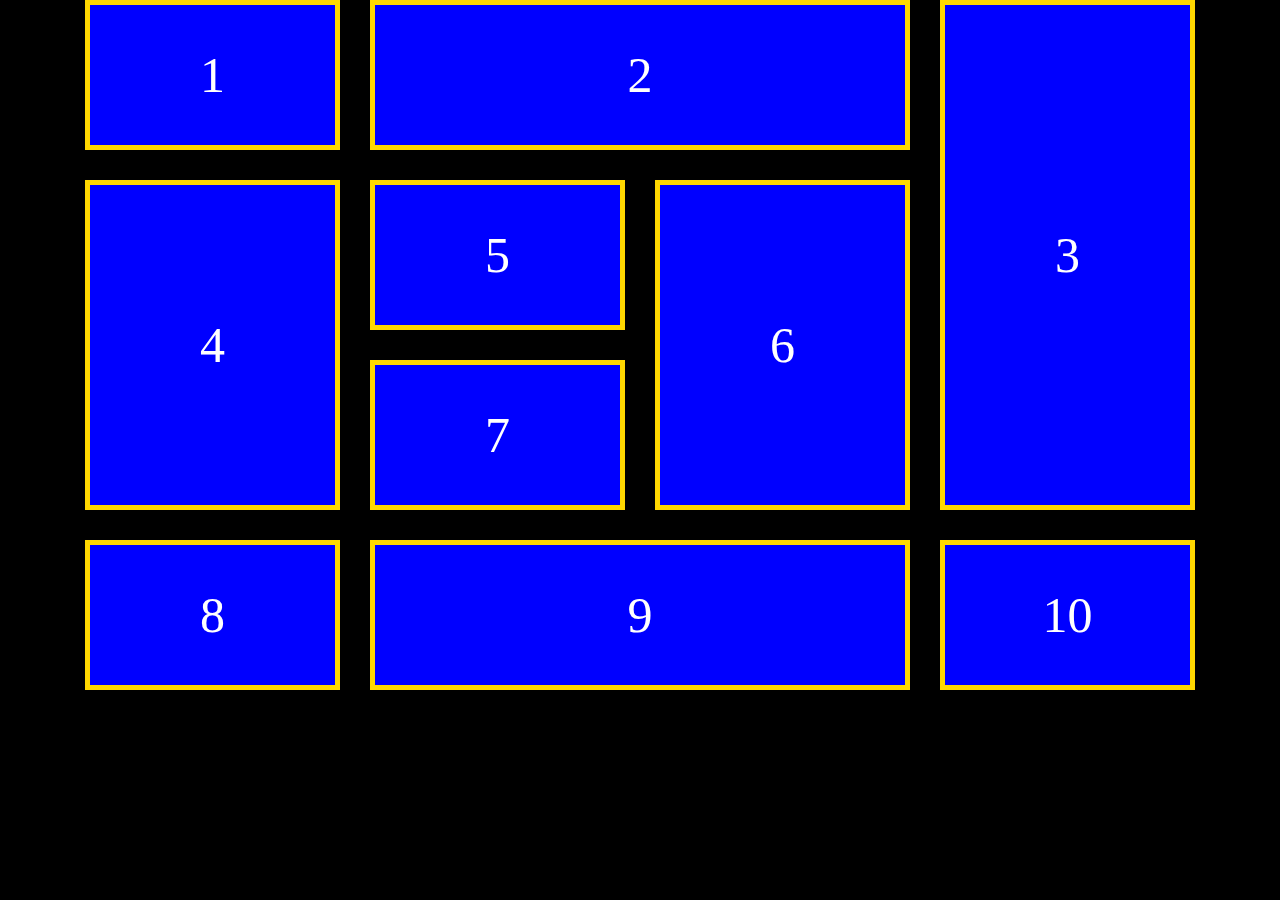
<file: grid/index.html>
<!DOCTYPE html>
<html lang="en">
<head>
    <meta charset="UTF-8">
    <meta http-equiv="X-UA-Compatible" content="IE=edge">
    <meta name="viewport" content="width=device-width, initial-scale=1.0">
    <title>Document</title>
    <link rel="stylesheet" href="./style.css">
</head>
<body>
    <div class="container">
    <div class="box">
    <div class="card card1">1</div>
    <div class="card card2">2</div>
    <div class="card card3">3</div>
    <div class="card card4">4</div>
    <div class="card card5">5</div>
    <div class="card card6">6</div>
    <div class="card card7">7</div>
    <div class="card card8">8</div>
    <div class="card card9">9</div>
    <div class="card card10">10</div>
    </div>
    </div>
</body>
</html>
</file>
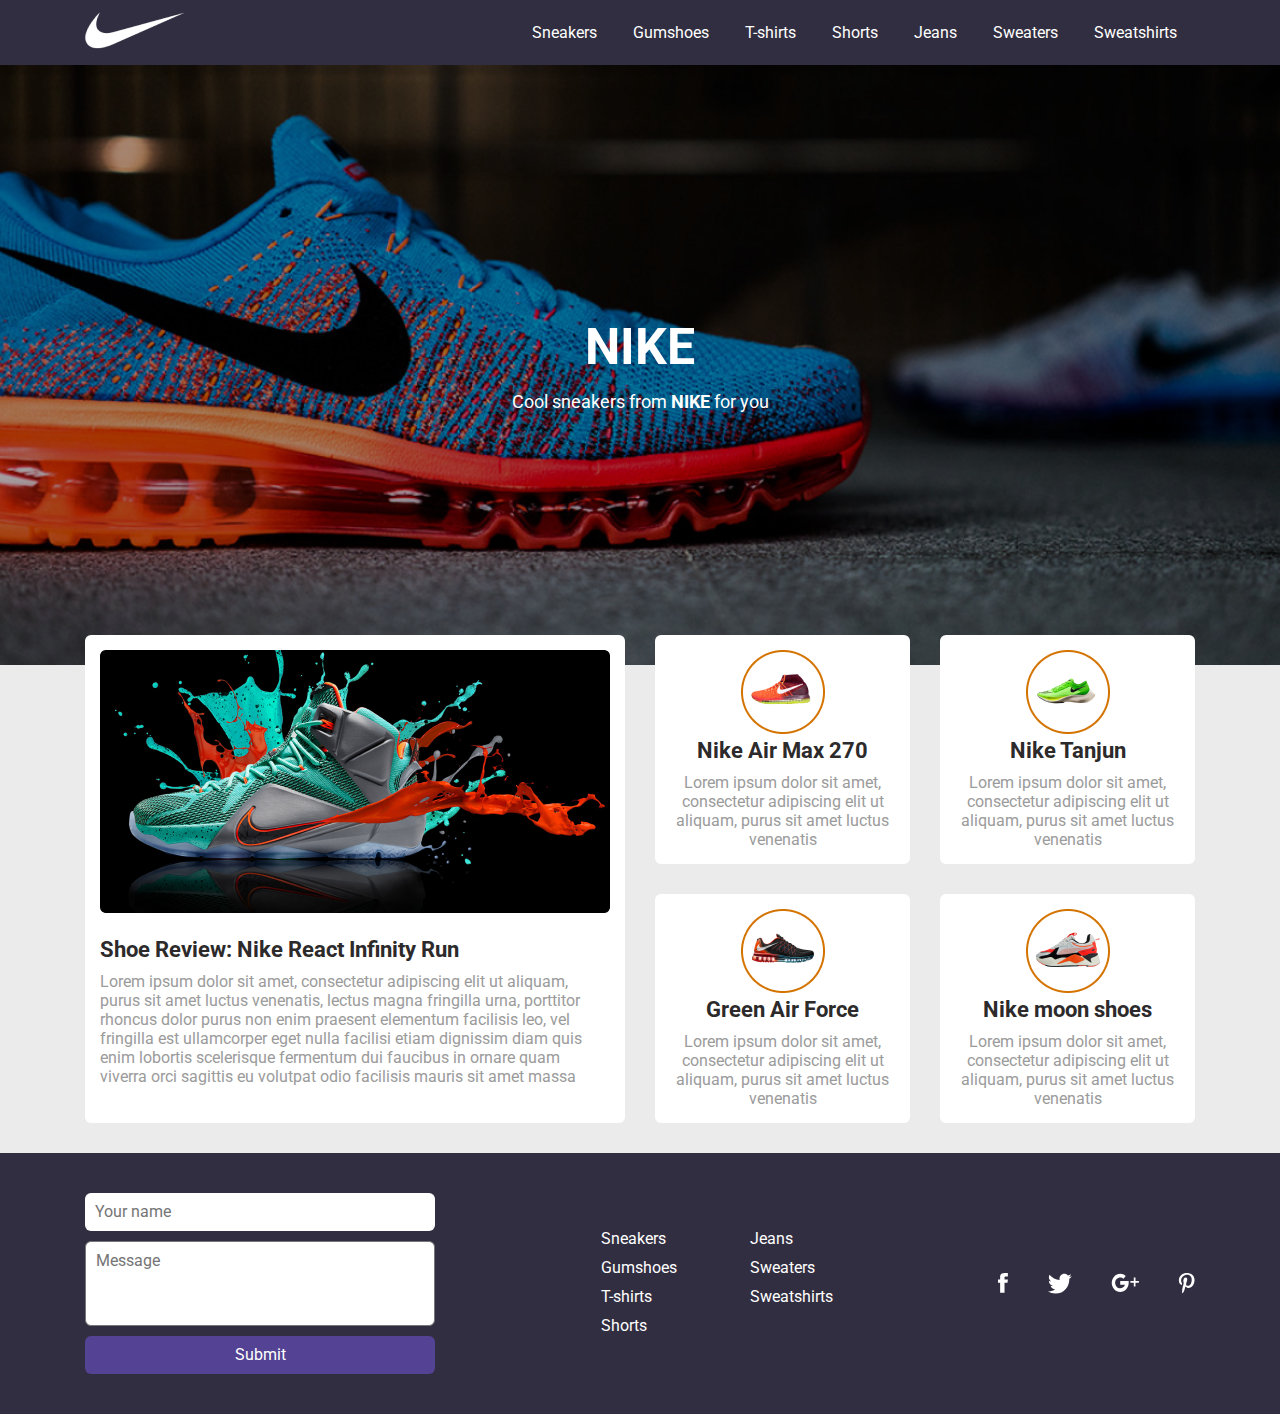
<file: nike/index.html>
<!DOCTYPE html>
<html lang="en">
<head>
    <meta charset="UTF-8">
    <meta http-equiv="X-UA-Compatible" content="IE=edge">
    <meta name="viewport" content="width=device-width, initial-scale=1.0">
    <title>Nike</title>
    <link rel="stylesheet" href="./style/style.css">
</head>
<body>
    <header>
        <nav class="nav">
            <div class="container">
                <div class="navBox">
                    <a href="#!" class="navLogo">
                        <img src="./img/nikeLogo.png" alt="">
                    </a>
                    <ul class="navList">
                        <li><a href="#!" class="navLink">Sneakers</a></li>
                        <li><a href="#!" class="navLink">Gumshoes</a></li>
                        <li><a href="#!" class="navLink">T-shirts</a></li>
                        <li><a href="#!" class="navLink">Shorts</a></li>
                        <li><a href="#!" class="navLink">Jeans</a></li>
                        <li><a href="#!" class="navLink">Sweaters</a></li>
                        <li><a href="#!" class="navLink">Sweatshirts</a></li>
                    </ul>
                </div>
            </div>
        </nav>
        <div class="intro">
            <h1 class="introTitle">NIKE</h1>
            <p class="introTxt">Cool sneakers from <span>NIKE</span> for you</p>
        </div>
    </header>
    <main class="main">
        <section class="nike">
            <div class="container">
                <div class="nikeBox">
                    <div class="nikeLeft">
                        <img src="./img/nikeCross.png" alt="">
                        <h2 class="nikeTitle">
                            Shoe Review: Nike React Infinity Run
                        </h2>
                        <p class="nikeTxt">Lorem ipsum dolor sit amet, consectetur adipiscing elit ut aliquam, purus sit amet luctus venenatis, lectus magna
                        fringilla urna, porttitor rhoncus dolor purus non enim praesent elementum facilisis leo, vel fringilla est ullamcorper
                        eget nulla facilisi etiam dignissim diam quis enim lobortis scelerisque fermentum dui faucibus in ornare quam viverra
                        orci sagittis eu volutpat odio facilisis mauris sit amet massa</p>
                    </div>
                    <div class="nikeRight">
                        <div class="nikeCard">
                            <img src="./img/4.png" alt="">
                            <h2 class="nikeTitle">Nike Air Max 270</h2>
                            <p class="nikeTxt">Lorem ipsum dolor sit amet, consectetur adipiscing elit ut aliquam, purus sit amet luctus venenatis</p>
                        </div>
                        <div class="nikeCard">
                            <img src="./img/3.png" alt="">
                            <h2 class="nikeTitle">Nike Tanjun</h2>
                            <p class="nikeTxt">Lorem ipsum dolor sit amet, consectetur adipiscing elit ut aliquam, purus sit amet luctus
                                venenatis</p>
                        </div>
                        <div class="nikeCard">
                            <img src="./img/2.png" alt="">
                            <h2 class="nikeTitle">Green Air Force</h2>
                            <p class="nikeTxt">Lorem ipsum dolor sit amet, consectetur adipiscing elit ut aliquam, purus sit amet luctus
                                venenatis</p>
                        </div>
                        <div class="nikeCard">
                            <img src="./img/1.png" alt="">
                            <h2 class="nikeTitle">Nike moon shoes</h2>
                            <p class="nikeTxt">Lorem ipsum dolor sit amet, consectetur adipiscing elit ut aliquam, purus sit amet luctus
                                venenatis</p>
                        </div>
                    </div>
                </div>
            </div>
        </section>
    </main>
    <footer>
        <div class="container">
        <div class="footerBox">
            <form action="">
                <input type="text" name="" id="" placeholder="Your name">
                <textarea placeholder="Message"></textarea>
                <button>Submit</button>
            </form>
            <div class="footerInfo">
                <ul class="footerList">
                    <li><a href="#!" class="footerLink">Sneakers</a></li>
                    <li><a href="#!" class="footerLink">Gumshoes</a></li>
                    <li><a href="#!" class="footerLink">T-shirts</a></li>
                    <li><a href="#!" class="footerLink">Shorts</a></li>
                </ul>
                <ul class="footerList">
                    <li><a href="#!" class="footerLink">Jeans</a></li>
                    <li><a href="#!" class="footerLink">Sweaters</a></li>
                    <li><a href="#!" class="footerLink">Sweatshirts</a></li>
                </ul>
            </div>
            <div class="footerMedia">
                <svg xmlns="http://www.w3.org/2000/svg" width="197" height="21" viewBox="0 0 197 21" fill="none">
                    <path
                        d="M2.13466 3.82402V6.54271H0V9.86687H2.13466V19.7463H6.51632V9.86786H9.45757C9.45757 9.86786 9.73314 8.27404 9.86669 6.53083H6.53434V4.25735C6.53434 3.918 7.0113 3.46093 7.48402 3.46093H9.87305V0.000244141H6.62549C2.02549 0.000244141 2.13466 3.32737 2.13466 3.82402Z"
                        fill="white" />
                    <path
                        d="M73.7329 3.158C72.8386 3.56203 71.8915 3.82694 70.9222 3.94414C71.9396 3.32613 72.7046 2.34608 73.0744 1.1871C72.1105 1.76754 71.0591 2.17638 69.9643 2.39655C69.5032 1.89698 68.9486 1.49981 68.3343 1.22928C67.72 0.958748 67.0589 0.820521 66.3912 0.823032C63.6879 0.823032 61.4964 3.0568 61.4964 5.80891C61.4964 6.19889 61.5393 6.58024 61.6228 6.94431C59.6837 6.8489 57.7851 6.33639 56.0482 5.43946C54.3112 4.54254 52.7741 3.2809 51.5349 1.73505C51.1004 2.4933 50.8721 3.3589 50.874 4.24033C50.8748 5.06469 51.0742 5.87584 51.4541 6.60047C51.834 7.32511 52.3825 7.94039 53.05 8.39071C52.2739 8.36479 51.5146 8.15045 50.8334 7.765V7.82671C50.8334 10.2431 52.5215 12.2585 54.7584 12.7176C54.338 12.833 53.9049 12.8914 53.4699 12.8916C53.1538 12.8916 52.8472 12.8607 52.5477 12.799C52.8676 13.7961 53.4796 14.6654 54.2988 15.2862C55.1181 15.907 56.1039 16.2485 57.1193 16.2632C55.3776 17.6511 53.2395 18.4008 51.041 18.3946C50.6449 18.3946 50.256 18.3699 49.873 18.3254C52.1174 19.7949 54.7197 20.5731 57.3758 20.5691C66.3793 20.5691 71.3016 12.9706 71.3016 6.38155L71.2849 5.7361C72.2451 5.03717 73.0746 4.16363 73.7329 3.158Z"
                        fill="white" />
                    <path
                        d="M187.31 13.6041C186.781 16.4357 186.138 19.151 184.228 20.5689C183.639 16.2892 185.094 13.0743 185.769 9.66207C184.617 7.67807 185.908 3.68411 188.336 4.66779C191.325 5.87897 185.748 12.0449 189.492 12.8157C193.401 13.6197 194.998 5.87377 192.574 3.35379C189.071 -0.282851 182.378 3.27172 183.201 8.47894C183.402 9.75244 184.686 10.1388 183.715 11.8964C181.473 11.3864 180.804 9.57689 180.891 7.16389C181.029 3.21667 184.357 0.45154 187.695 0.0692829C191.916 -0.414771 195.878 1.65544 196.424 5.72004C197.041 10.3071 194.519 15.2765 190.006 14.9181C188.783 14.8215 188.268 14.2014 187.31 13.6041Z"
                        fill="white" />
                    <path
                        d="M137.49 8.06299V4.44288H135.793V8.06299H132.399V9.87305H135.793V13.4932H137.49V9.87305H140.884V8.06299H137.49ZM122.218 8.06299V11.6831H127.018C126.666 12.7411 126.015 13.657 125.156 14.3051C124.296 14.9532 123.27 15.3019 122.218 15.3032C120.868 15.3013 119.574 14.7286 118.62 13.7107C117.665 12.6927 117.129 11.3126 117.127 9.87305C117.129 8.43347 117.665 7.05339 118.62 6.03545C119.574 5.01751 120.868 4.44479 122.218 4.44288C123.434 4.44288 124.605 4.9077 125.515 5.75336L127.743 3.02379C126.211 1.60261 124.248 0.820801 122.218 0.822758C119.968 0.82544 117.811 1.77981 116.221 3.47649C114.63 5.17317 113.735 7.47359 113.733 9.87305C113.735 12.2725 114.63 14.5729 116.221 16.2696C117.811 17.9663 119.968 18.9207 122.218 18.9233C124.467 18.9207 126.624 17.9663 128.214 16.2696C129.805 14.5729 130.7 12.2725 130.702 9.87305V8.06299H122.218Z"
                        fill="white" />
                </svg>
                
            </div>
        </div>
        </div>
    </footer>
</body>
</html>
</file>
<file: aboutMe/style/main.css>
* {
    box-sizing: border-box;
    margin: 0;
    padding: 0;
    font-family: arial;
}

.container {
    max-width: 1140px;
    width: 100%;
    margin: 0 auto;
    padding: 0 15px;
}

.nav {
    background: #000;
    padding: 15px 0;
}

.nav__box {
    display: flex;
    justify-content: space-between;
    align-items: center;
}

.navLogo {
    color: #FFF;
    font-size: 40px;
    font-weight: 700;
    text-decoration: none;
}

.nav__list {
    list-style-type: none;
    display: flex;
    gap: 50px;
}

.nav__link {
    text-decoration: none;
    color: #FFF;
    font-size: 25px;
    font-weight: 400;
}

.intro {
    background: url(../images/intro.png);
    background-position: center;
    display: flex;
    flex-direction: column;
    align-items: center;
    justify-content: center;
    height: 850px;
}

.introTitle {
    color: #000;
    font-size: 40px;
    font-weight: 700;
    margin-bottom: 145px;
}

.introLink {
    text-decoration: none;
    border-radius: 10px;
    background: #FFF;
    color: #000;
    font-size: 35px;
    font-weight: 700;
    padding: 10px 24px;
}

.about {
    background: #0E1C25;
    padding-top: 30px;
    padding-bottom: 110px;
}

.aboutTitle {
    color: #FFF;
    font-family: Arial;
    font-size: 40px;
    font-style: normal;
    font-weight: 700;
    line-height: normal;
    text-align: center;
    margin-bottom: 49px;
}

.aboutBox {
    display: flex;
    align-items: center;
    justify-content: space-between;
}

.aboutCard {
    display: flex;
    flex-direction: column;
    gap: 64px;
}

.aboutCardTitle {
    color: #FFF;
    font-family: Arial;
    font-size: 35px;
    font-style: normal;
    font-weight: 400;
    line-height: normal;
}

.aboutTxt {
    width: 466px;
    height: 397px;
    color: #FFF;
    text-align: justify;
    font-family: Arial;
    font-size: 18px;
    font-style: normal;
    font-weight: 400;
    line-height: normal;
}

.work {
    background: #5C6B81;
    padding-top: 43px;
    padding-bottom: 70px;
}

.workBox {
    display: flex;
    flex-wrap: wrap;
    justify-content: space-between;
    row-gap: 30px;
}

.workCard {
    display: flex;
    flex-direction: column;
    padding: 15px;
    align-items: center;
    width: 312px;
    border-radius: 10px;
    background: #B12B06;
}

.workCardTitle {
    margin-top: 20px;
    margin-bottom: 21px;
    color: #FFF;
    font-family: Arial;
    font-size: 20px;
    font-style: normal;
    font-weight: 700;
    line-height: normal;
}

.workTxt {
    color: #FFF;
    width: 264px;
    text-align: center;
    font-family: Arial;
    font-size: 14px;
    font-style: normal;
    font-weight: 700;
    line-height: normal;
    margin-bottom: 27px;
}

.workBtn {
    width: 168px;
    height: 40px;
    border-radius: 10px;
    background: #FFF;
    color: #000;
    border: none;
    font-family: Arial;
    font-size: 20px;
    font-style: normal;
    font-weight: 700;
    line-height: normal;
    margin-bottom: 21px;
    cursor: pointer;
}

footer {
    background: #000;
    padding-top: 47px;
    padding-bottom: 62px;
}

.footerTitle {
    color: #FFF;
    text-align: center;
    font-family: Arial;
    font-size: 40px;
    font-style: normal;
    font-weight: 400;
    line-height: normal;
}
.footerBox{
    display: flex;
    justify-content: space-between;
    margin-top: 36px;
}
</file>
<file: day-3/style.css>
*{
    box-sizing: border-box;
    margin: 0;
    padding: 0;
}
.box{
    height: 900px;
    width: 900px;
    background-color: red;
    margin: 0 auto;
    display: flex;
    flex-direction: column-reverse;
    align-items: center;
    justify-content: center;
}
.card{
    width: 300px;
    height: 300px;
    border: 5px solid yellow;
    background-color: black;
    color: white;
    font-size: 30px;
    display: flex;
    flex-direction: column-reverse;
    justify-content: center;
    align-items: flex-end;
}
</file>
<file: Grayson/style/style.css>
@import './fonts.css';

* {
    margin: 0;
    padding: 0;
    box-sizing: border-box;
    font-family: "Play";
}

.container {
    max-width: 1140px;
    width: 100%;
    margin: 0 auto;
    padding: 0 15px;
}

.nav {
    padding: 20px 0;
}

.nav__box {
    display: flex;
    justify-content: space-between;
    align-items: center;
}

.nav__list {
    list-style: none;
    display: flex;
    gap: 40px;
    align-items: center;
}

.nav__link {
    text-decoration: none;
    color: #000;
    font-size: 12px;
    font-weight: 400;
}

.nav__form {
    display: flex;
    gap: 4px;
}

.nav__input {
    border: 1px solid #41A28E;
    padding: 6px 12px;
    outline: none;
    color: #4B4848;
    font-family: 'Roboto';
    font-size: 14px;
    font-weight: 400;
}

.nav__btn {
    background: #41A28E;
    padding: 7px;
    border: none;
}

.nav__info {
    position: relative;
    padding: 12px 0;
}

.nav__card {
    width: 160px;
    flex-direction: column;
    border-radius: 2px;
    border: 1px solid #E5E5E5;
    background: #FFF;
    position: absolute;
    top: 100%;
    left: 0;
    display: none;
}

.nav__info:hover .nav__card {
    display: flex;
}

.nav__card-link {
    padding: 12px 0;
    padding-left: 30px;
    text-decoration: none;
    color: #000;
    font-size: 12px;
    font-weight: 400;

}

.nav__card-link:not(:last-of-type) {
    border-bottom: 1px solid #E5E5E5;
}

.intro {
    background-image: url(../images/intro.png);
    height: 750px;
    background-size: cover;
    background-position: center;
    color: #fff;
    display: flex;
    flex-direction: column;
    align-items: center;
    justify-content: center;
}

.intro__title {
    color: #FFF;
    font-size: 50px;
    font-weight: 400;
    background: rgba(0, 0, 0, 0.70);
    padding: 17px 60px;
    box-shadow: 0 0 10px red;
    text-shadow: 0 0 10px yellow;
}

.intro__text {
    color: #FFF;
    font-size: 22px;
    font-weight: 400;
    margin-top: 30px;
    margin-bottom: 50px;
}

.intro__link {
    color: #000;
    font-size: 12px;
    font-weight: 400;
    text-decoration: none;
    background: #FFF;
    padding: 22px 34px;
    transition: .3s;
}

.intro__link:hover {
    background-color: #41A28E;
    color: #fff;
}

.moda {
    margin-top: 50px;
}

.moda__box {
    display: flex;
    gap: 30px;

}

.moda__card {
    position: relative;
    overflow: hidden;
}

.moda__title {
    color: #FFF;
    text-align: center;
    font-size: 25px;
    font-style: normal;
    font-weight: 400;
    line-height: normal;
    background: rgba(75, 72, 72, 0.70);
    position: absolute;
    bottom: 0;
    width: 100%;
    transform: translateY(100%);
    transition: .3s;
}

.moda__card img {
    display: block;
}

.moda__card:hover .moda__title {
    transform: translateY(0);
}

.title {
    color: #000;
    text-align: center;
    font-size: 50px;
    font-style: normal;
    font-weight: 400;
    line-height: normal;
    margin-bottom: 20px;
    margin-top: 50px;

}

.text {
    color: #666;
    text-align: center;
    font-size: 16px;
    font-style: normal;
    font-weight: 400;
    line-height: normal;
    max-width: 500px;
    margin-left: auto;
    margin-right: auto;
}

.jacket {
    margin-top: 72px;
    background-image: url(../images/jacket.png);
    height: 404px;
    background-repeat: no-repeat;
    background-size: cover;
    background-position: center;
    display: flex;
    align-items: center;
}

.jacketTxt {
    color: #FFF;
    font-size: 20px;
    font-style: normal;
    font-weight: 400;
    line-height: normal;
}

.jacketTitle {
    color: #FFF;
    font-size: 50px;
    font-style: normal;
    font-weight: 400;
    line-height: normal;
    margin-bottom: 22px;
}

.jacketLink {
    color: #000;
    font-size: 12px;
    font-style: normal;
    font-weight: 400;
    line-height: normal;
    background-color: #fff;
    width: 190px;
    height: 53px;
    text-decoration: none;
    display: flex;
    align-items: center;
    justify-content: center;
    transition: 0.5s;
}

.jacketLink:hover {
    background: #41A28E;
    color: #fff;
}

.catalogBox {
    display: flex;
    gap: 30px;
}

.catalogPart {
    position: relative;
    overflow: hidden;
}

.catalogPart img {
    display: block;
}

.catalogItem {
    display: flex;
    background: rgba(0, 0, 0, 0.70);
    justify-content: space-between;
    position: absolute;
    bottom: 0;
    left: 0;
    width: 100%;
    transform: translateY(100%);
    transition: 0.3s;
    padding: 16px 20px;
}

.catalogPart:hover .catalogItem {
    transform: translateY(0);
}

.catalogItem button {
    background: none;
    border: none;
}

.catalogTxt {
    color: #FFF;
    font-variant-numeric: lining-nums proportional-nums;
    font-size: 12px;
    font-weight: 400;
}

.catalogTitle {
    color: #000;
    font-size: 22px;
    font-weight: 400;
    margin-top: 30px;
}

.catalogPrice {
    color: #000;
    font-variant-numeric: lining-nums proportional-nums;
    font-feature-settings: 'liga' off;
    font-size: 18px;
    font-weight: 400;
    text-decoration: none;
}

.catalogCard span {
    color: #666;
    margin-right: 15px;
    text-decoration: line-through;
}

.catalogCard {
    position: relative;
    margin-top: 70px;
}

.catalogCard:nth-of-type(2)::before,
.catalogCard:nth-of-type(4)::before {
    content: 'OUT OF STOCK';
    position: absolute;
    background: #4B484B;
    z-index: 1;
    top: 0;
    padding: 10px 18px;
    color: #FFF;
    font-size: 12px;
    font-weight: 400;
}

.catalogCard:nth-of-type(4)::before {
    content: 'SALE';
}

footer {
    background: #000;
    margin-top: 50px;
    
}

.footerBox {
    display: flex;
    gap: 30px;
    padding: 35px 0;
}

.footerCard {
    width: 255px;
}

.footerTitle {
    color: #FFF;
    font-size: 24px;
    font-weight: 400;
    margin-bottom: 30px;
}

.footerList {
    list-style-type: none;
    display: flex;
    flex-direction: column;
    gap: 22px;
}

.footerLink {
    color: #FFF;
    font-family: 'Roboto';
    font-size: 14px;
    font-weight: 400;
    text-decoration: none;
    display: flex;
    align-items: center;
    gap: 10px;
}

.footerForm {
    display: flex;
}

.footerInput {
    color: #909090;
    font-family: 'Roboto';
    font-size: 14px;
    font-style: normal;
    font-weight: 400;
    line-height: normal;
    padding: 15px;
}

.footerBtn {
    background: #41A28E;
    padding: 15px;
    color: #FFF;
    font-family: 'Roboto';
    font-size: 16px;
    font-style: normal;
    font-weight: 400;
    line-height: normal;
    border: none;
}

.footerTxt {
    color: #FFF;
    font-family: 'Roboto';
    font-size: 14px;
    font-style: normal;
    font-weight: 400;
    line-height: normal;
    margin: 20px 0;
}

.footerPay {
    display: flex;
    gap: 25px;
}

.footerEnd {
    padding: 40px;
    width: 100%;
    background: #121212;
}

.footerEndTxt {
    color: #666;
    font-family: 'Roboto';
    font-size: 18px;
    font-style: normal;
    font-weight: 400;
    line-height: normal;
    text-align: center;
}

.footerEndTxt span {
    color: #666;
    text-shadow: 0px 0px 4px #E52D27;
    font-family: 'Roboto';
    font-size: 18px;
    font-style: normal;
    font-weight: 400;
    line-height: normal;
}
</file>
<file: grid/style.css>
*{
    box-sizing: border-box;
    margin: 0;
    padding: 0;
}
.container{
    max-width: 1140px;
    margin: 0 auto;
    padding: 0 15px;
}
body{
    background-color: black;
}
.box{
    display: grid;
    gap: 30px;
    grid-template-columns: repeat(4,1fr);
    grid-template-rows: repeat(4,1fr);
}
.card{
    background-color: blue;
    color: white;
    display: flex;
    align-items: center;
    justify-content: center;
    min-height: 150px;
    font-size: 50px;
    border: 5px solid gold;
}
.card2{
    grid-column: span 2;
}

.card3{
    grid-row: span 3;
}
.card4{
    grid-row: span 2;
}
.card6{
    grid-row: span 2;
}
.card9{
    grid-column: span 2;
}
</file>
<file: nike/style/style.css>
@import url('https://fonts.googleapis.com/css2?family=Roboto:wght@400;700&display=swap');

* {
    box-sizing: border-box;
    margin: 0;
    padding: 0;
    font-family: "Roboto";
}

.container {
    max-width: 1140px;
    width: 100%;
    margin: 0 auto;
    padding: 0 15px;
}

.nav {
    background: #322E41;
}

.navBox {
    display: flex;
    justify-content: space-between;
    align-items: center;
}

.navList {
    display: flex;
    list-style-type: none;
}

.navLink {
    color: #FFF;
    font-size: 16px;
    font-style: normal;
    font-weight: 400;
    line-height: normal;
    text-decoration: none;
    transition: 0.5s;
    display: block;
    padding: 23px 18px;
}

.navLink:hover {
    background-color: #FFF;
    color: #D47300;
}

.intro {
    display: flex;
    flex-direction: column;
    justify-content: center;
    align-items: center;
    background-image: url(../img/nikeSneakers.png);
    height: 600px;
    background-repeat: no-repeat;
    background-size: cover;
    background-position: center;
}

.introTitle {
    color: #FFF;
    font-size: 50px;
    font-style: normal;
    font-weight: 700;
    line-height: normal;
    margin-bottom: 15px;
}

.introTxt {
    color: #FFF;
    text-align: center;
    font-size: 18px;
    font-style: normal;
    font-weight: 400;
    line-height: normal;
}

.introTxt span {
    font-weight: 700;
}

.main {
    background: #EBEBEB;
}

.nikeBox {
    display: flex;
    gap: 30px;
    transform: translateY(-30px);
}

.nikeLeft {
    max-width: 540px;
    width: 100%;
    border-radius: 6px;
    background: #FFF;
    padding: 15px;
}

.nikeLeft img {
    margin-bottom: 20px;
}

.nikeTitle {
    color: #2C2A2A;
    font-size: 22px;
    font-weight: 700;
    margin-bottom: 10px;
}

.nikeTxt {
    color: #9B9B9B;
    font-size: 16px;
    font-weight: 400;
}

.nikeRight {
    display: flex;
    gap: 30px;
    flex-wrap: wrap;
}

.nikeCard {
    width: 255px;
    border-radius: 6px;
    background: #FFF;
    text-align: center;
    padding: 15px;
}

footer {
    background: #322E41;
    padding: 40px 0;
}

.footerBox {
    display: flex;
    justify-content: space-between;
}

form {
    display: flex;
    flex-direction: column;
    gap: 10px;
}

form input {
    border-radius: 6px;
    background: #FFF;
    border: none;
    width: 350px;
    padding: 10px;
    font-size: 16px;
    line-height: 18px;
    outline: none;
}

form textarea {
    border-radius: 6px;
    background: #FFF;
    font-size: 16px;
    line-height: 18px;
    padding: 10px;
    height: 85px;
    outline: none;
    resize: none;
}

form button {
    border-radius: 6px;
    background: #544294;
    border: none;
    color: #FFF;
    text-align: center;
    padding: 10px;
    font-size: 16px;
    line-height: 18px;
    cursor:wait;
}

.footerInfo {
    display: flex;
    gap: 73px;
}

.footerList {
    display: flex;
    flex-direction: column;
    gap: 10px;
    list-style: none;
    margin-top: 36px;
}

.footerLink {
    color: #FFF;
    text-decoration: none;
    font-size: 16px;
    font-style: normal;
    font-weight: 400;
    line-height: normal;
    transition: 0.3s;
}
.footerLink:hover{
    color: #D47300;
}
.footerMedia{
    display: flex;
    align-items: center;
}
</file>
